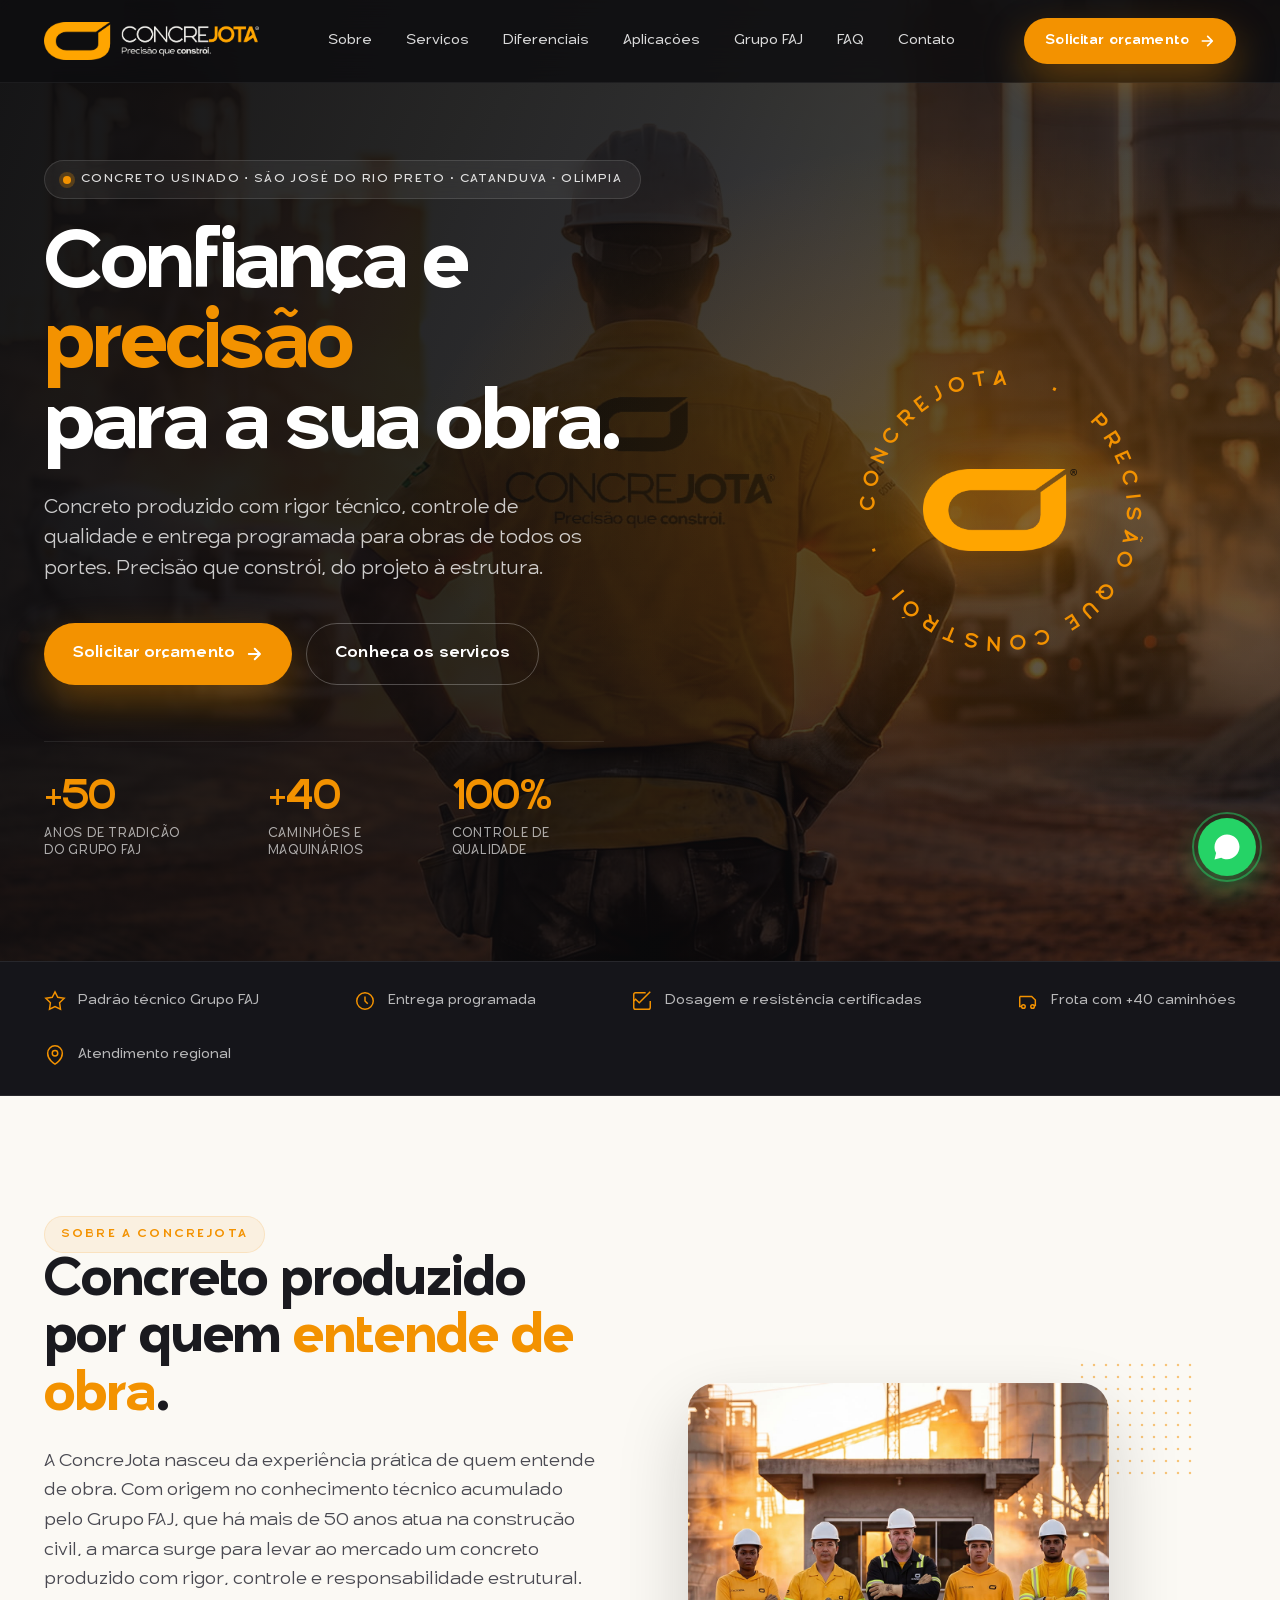
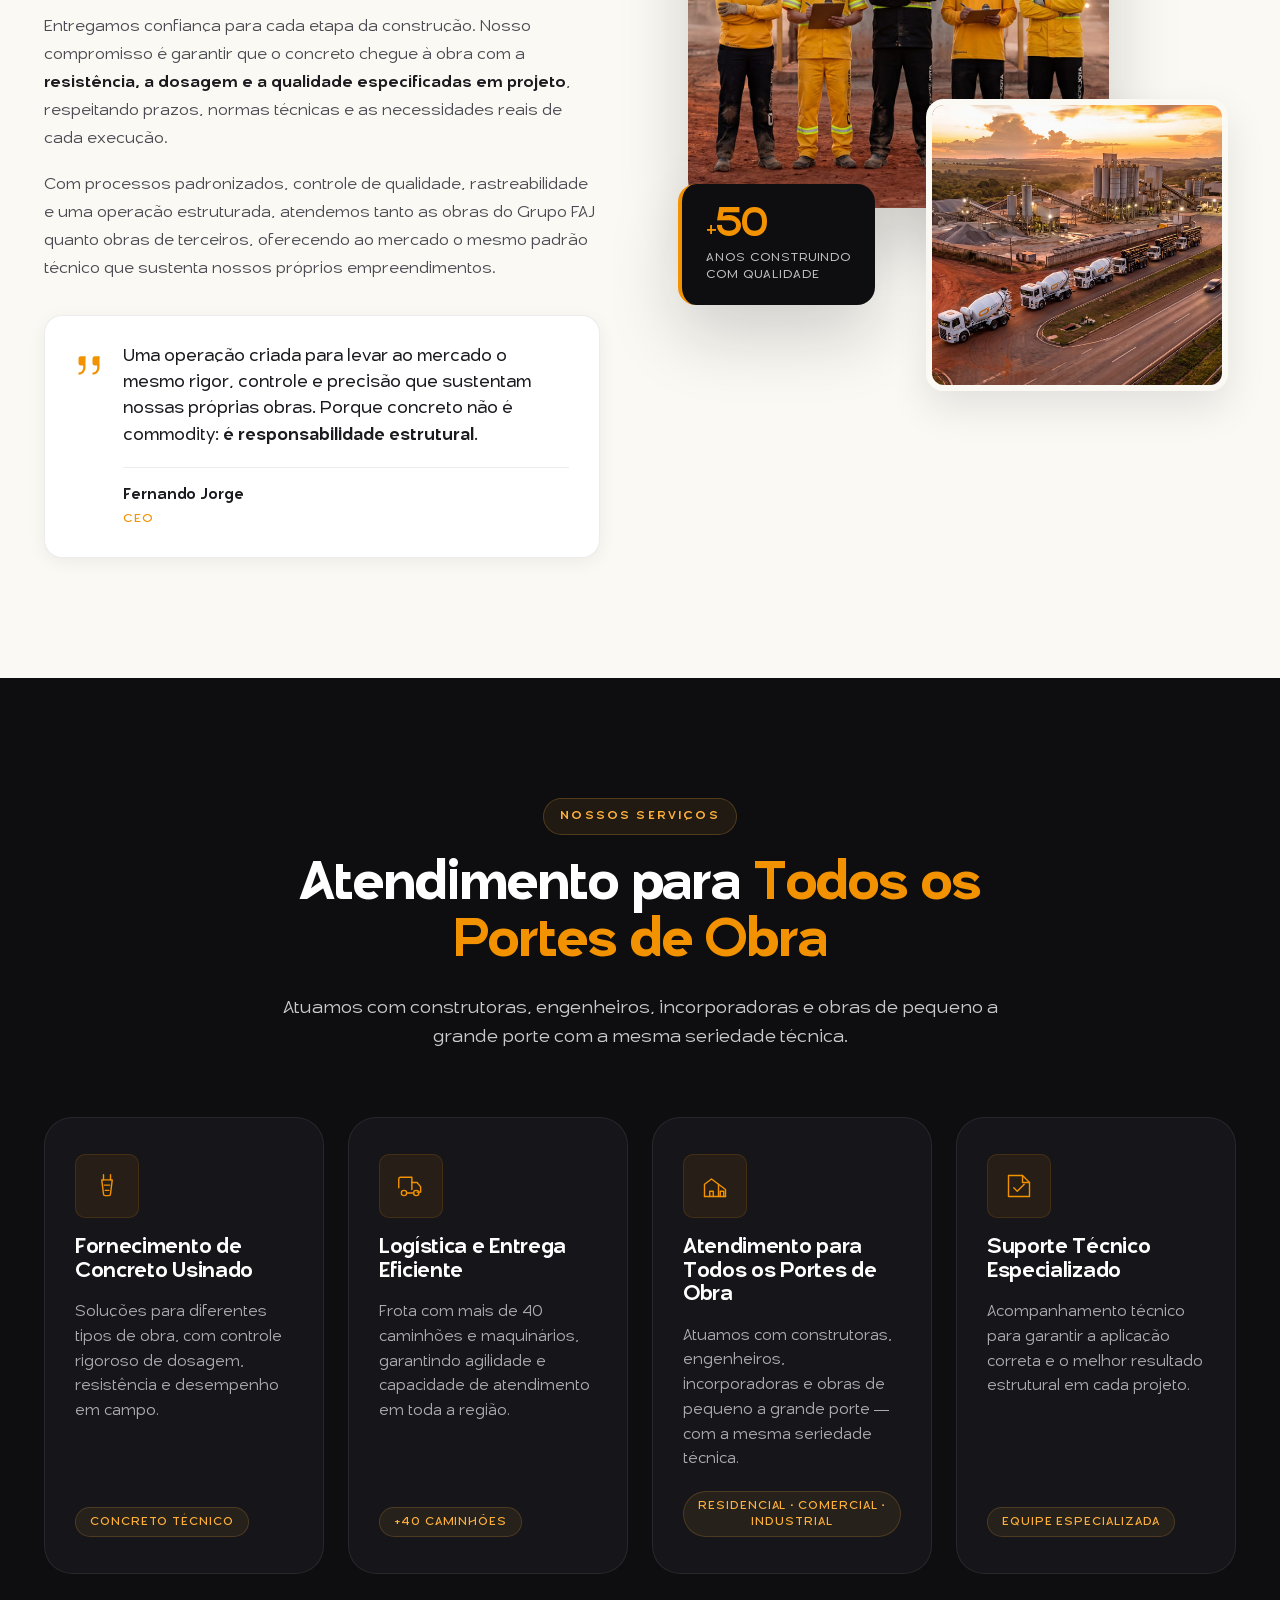
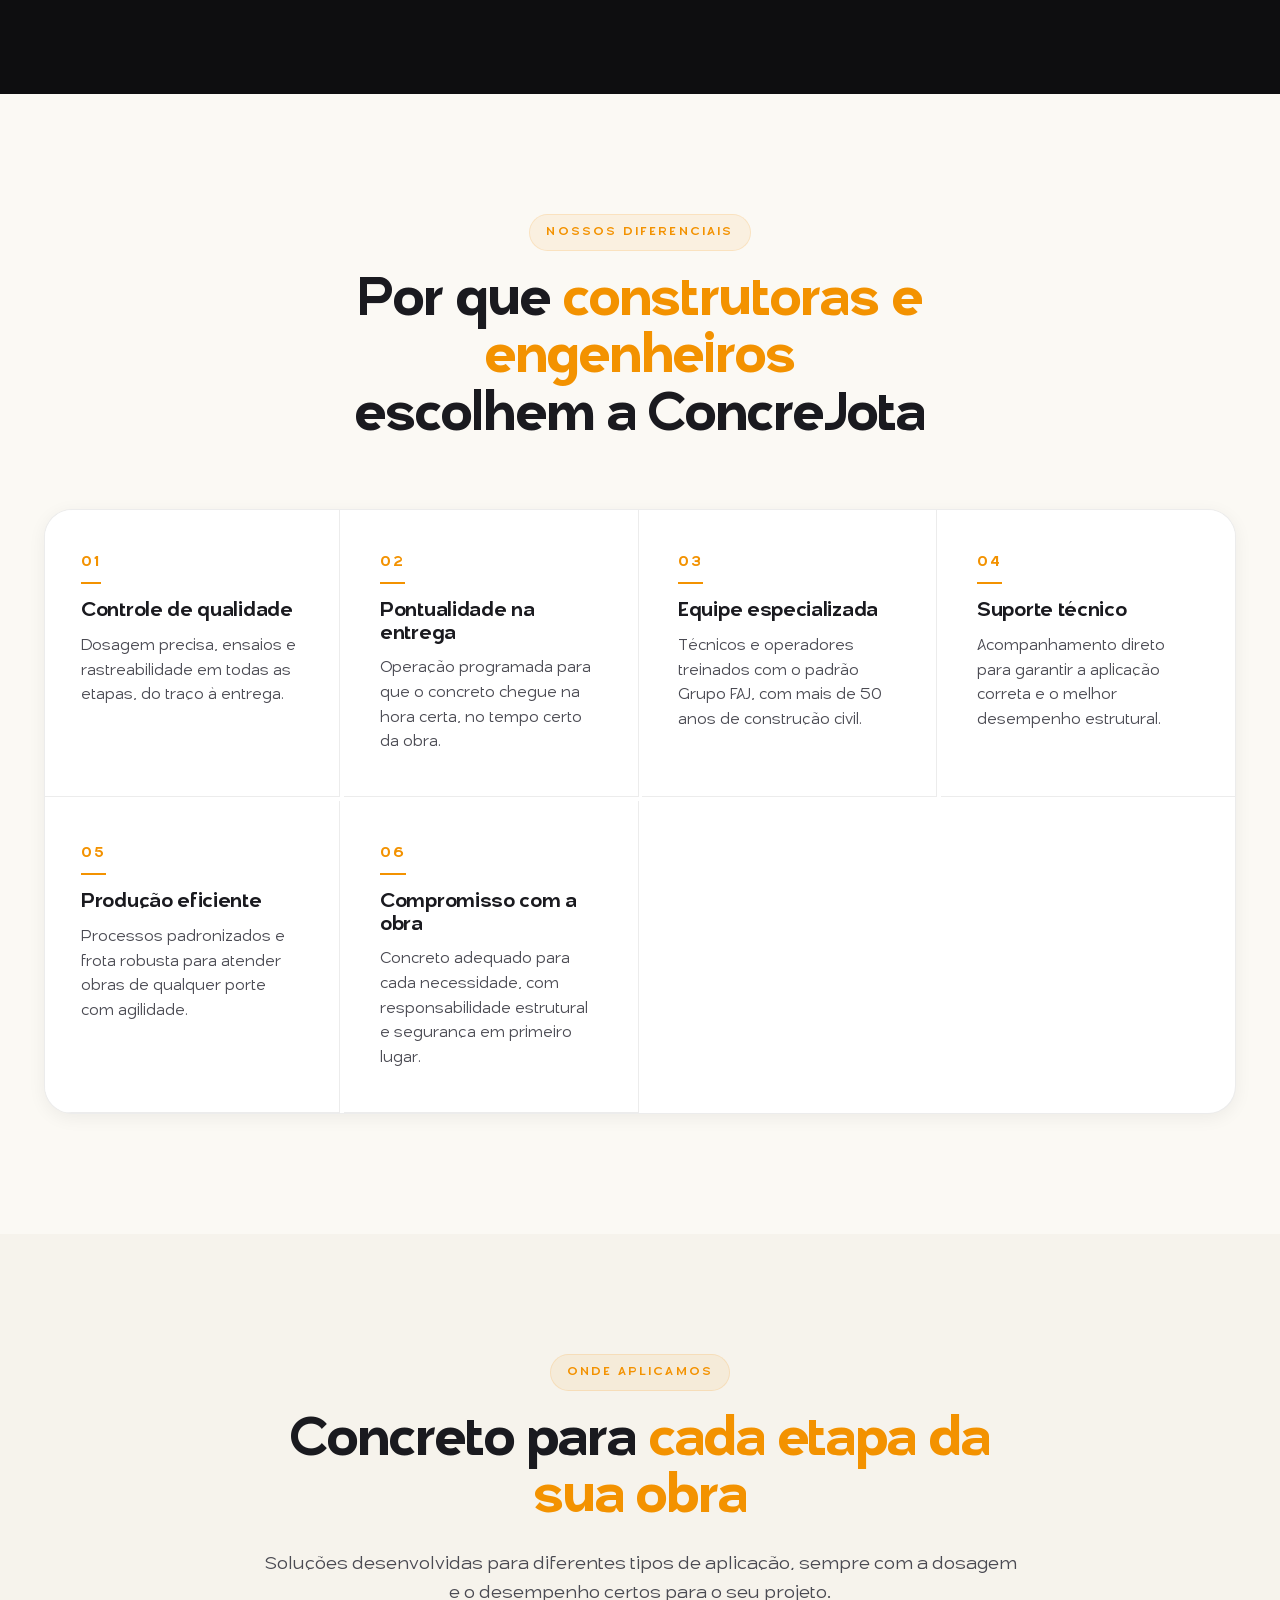
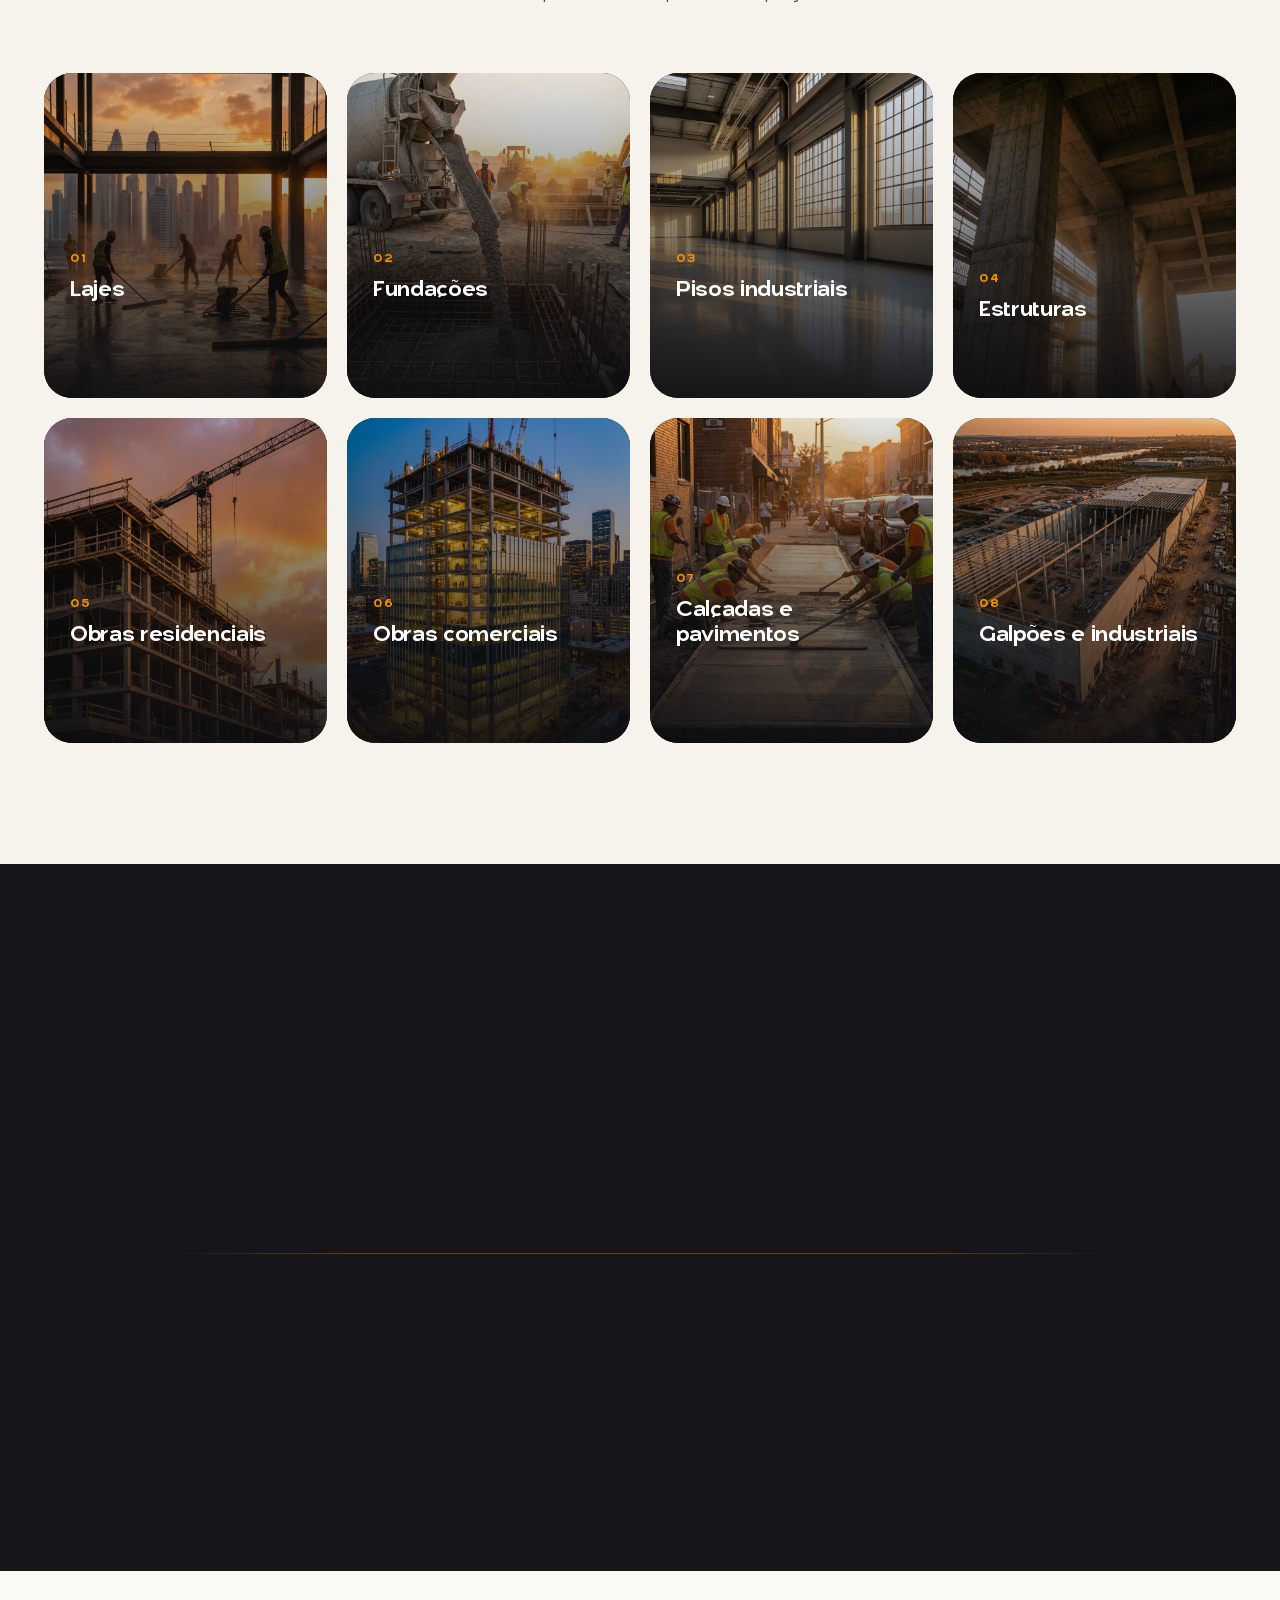
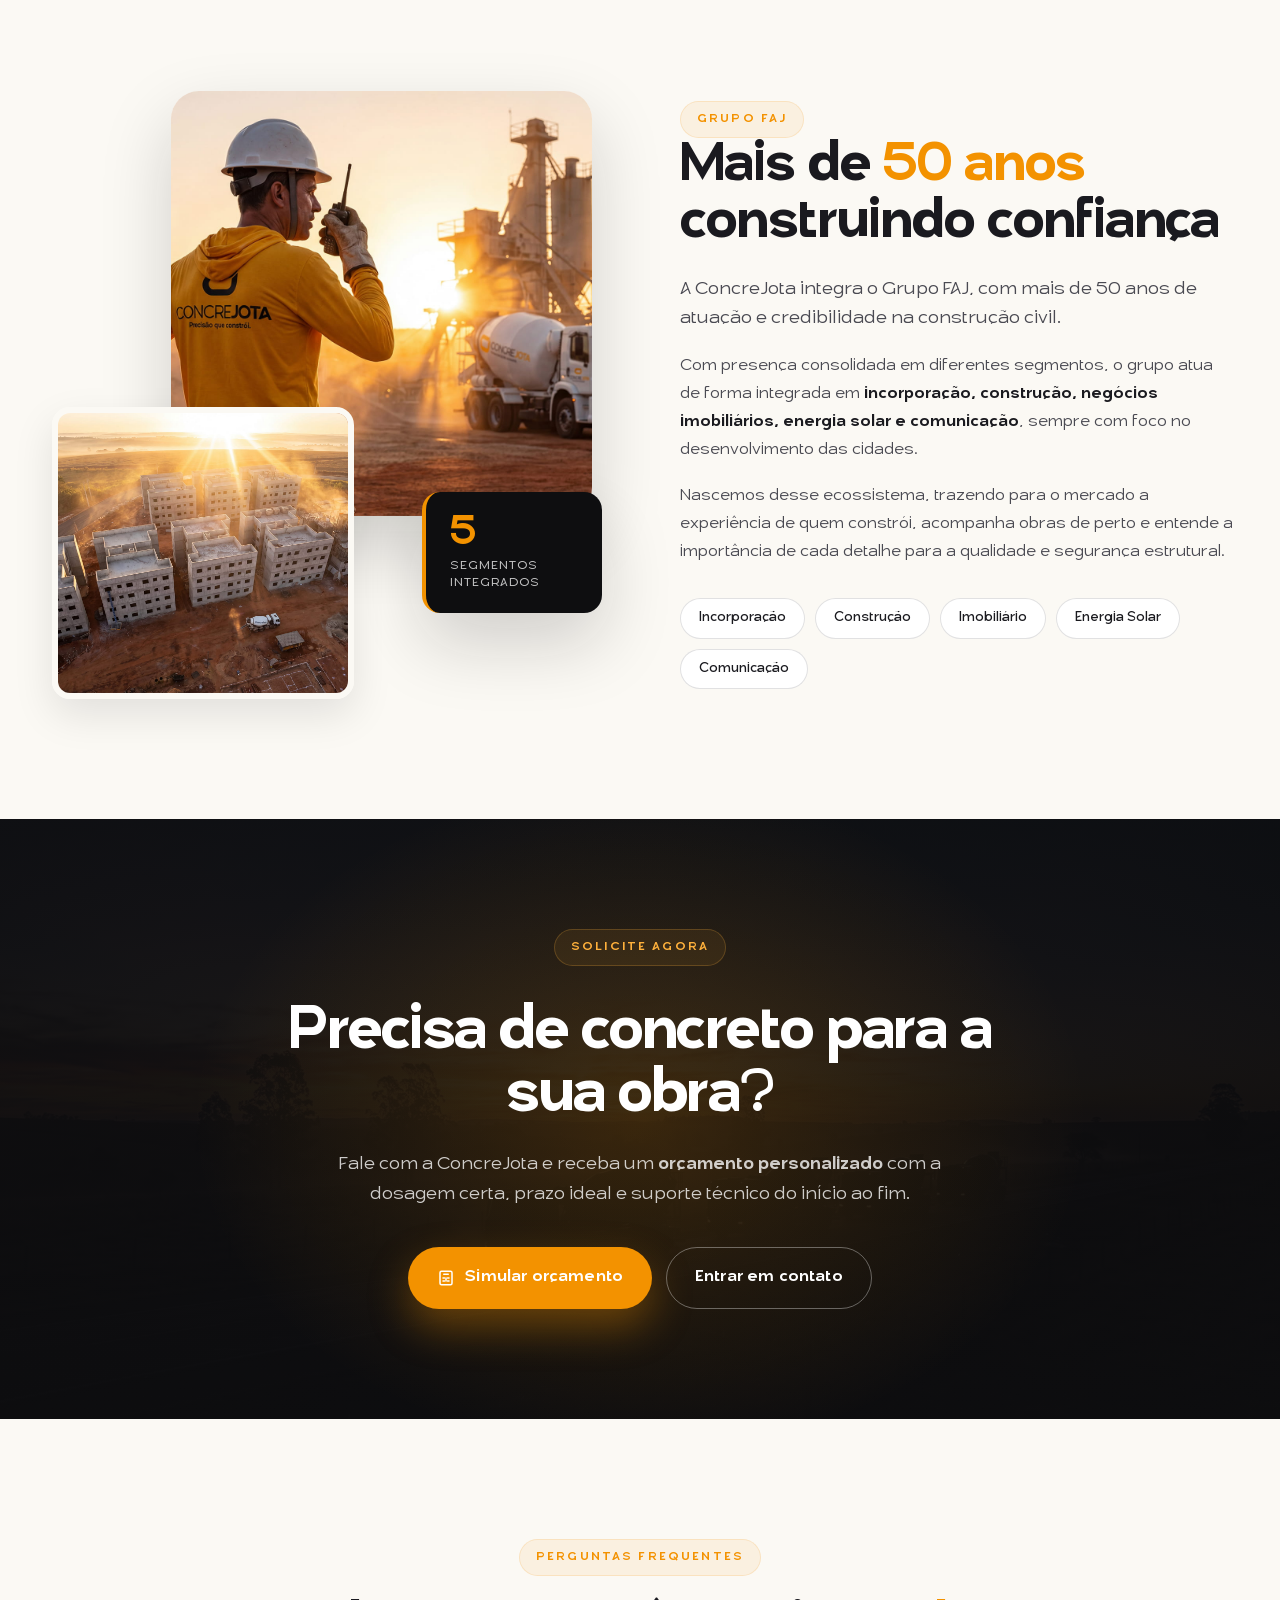
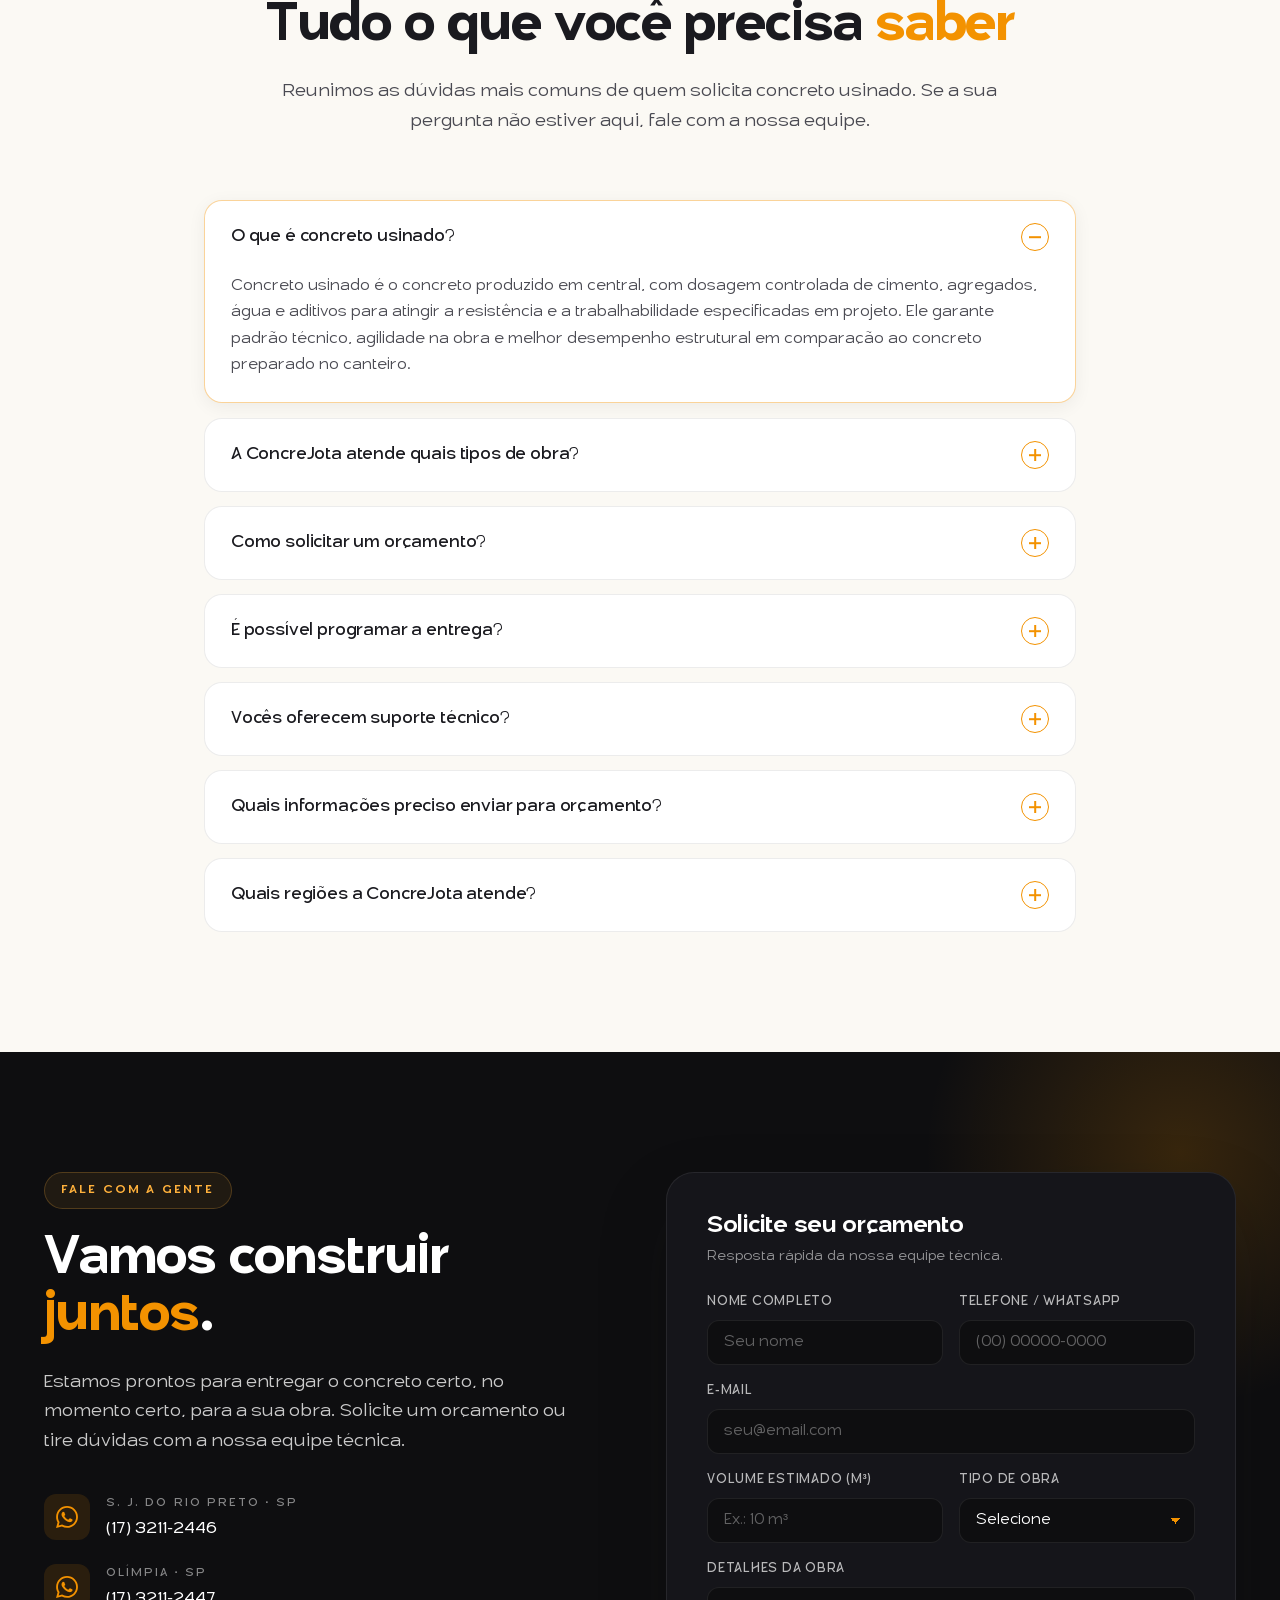
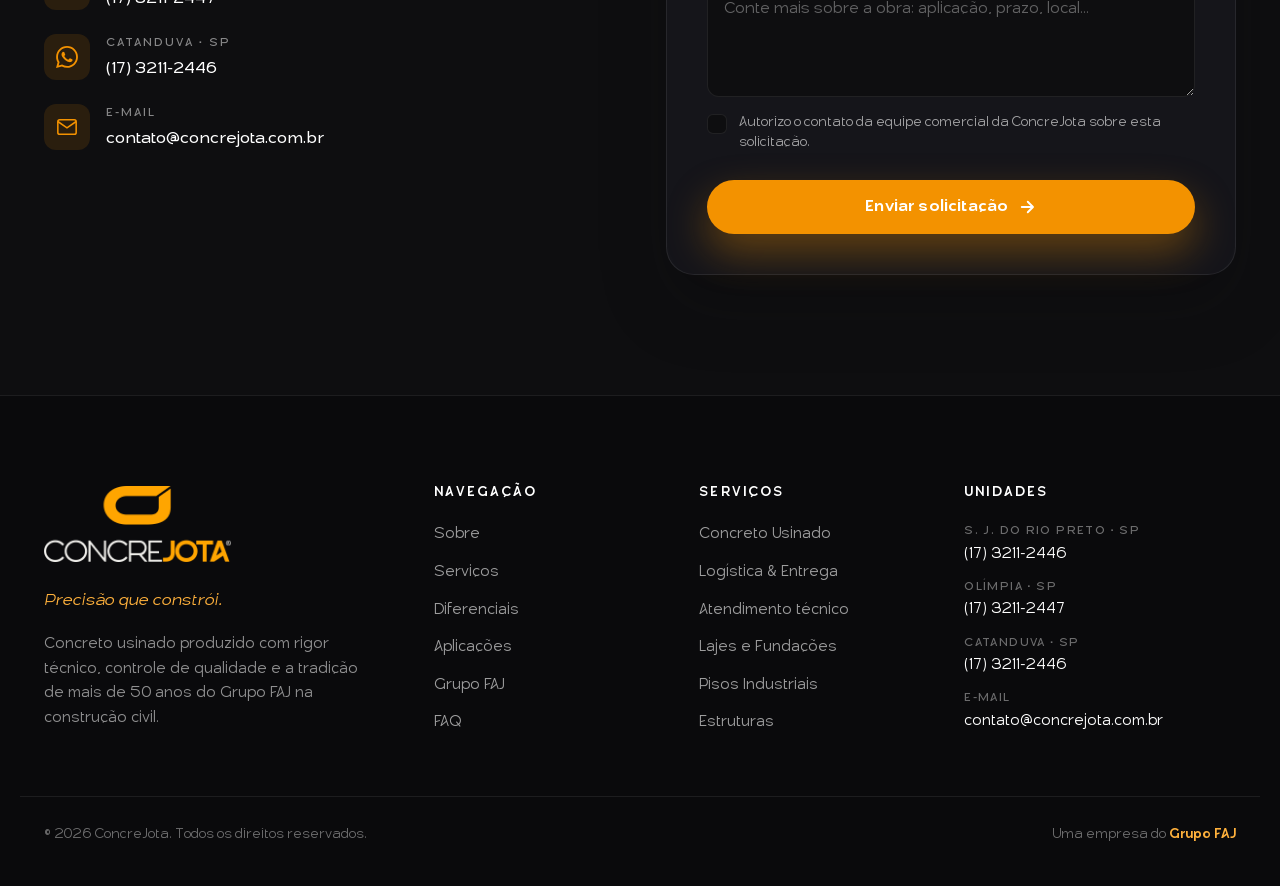
<file: index.html>
<!DOCTYPE html>
<html lang="pt-BR">
<head>
  <meta charset="UTF-8" />
  <meta name="viewport" content="width=device-width, initial-scale=1.0" />
  <meta name="theme-color" content="#0E0E10" />
  <meta name="description" content="ConcreJota — Concreto usinado com precisão, qualidade e entrega programada em São José do Rio Preto, Catanduva, Olímpia e região. Confiança e precisão para a sua obra." />

  <title>ConcreJota — Precisão que constrói</title>

  <link rel="icon" type="image/png" href="favicon.png" />
  <link rel="shortcut icon" type="image/png" href="favicon.png" />
  <link rel="apple-touch-icon" href="favicon.png" />
  <meta name="msapplication-TileColor" content="#0E0E10" />
  <meta name="msapplication-TileImage" content="favicon.png" />

  <!-- Open Graph (Facebook, WhatsApp, LinkedIn, Telegram) -->
  <meta property="og:type" content="website" />
  <meta property="og:site_name" content="ConcreJota" />
  <meta property="og:title" content="ConcreJota — Precisão que constrói" />
  <meta property="og:description" content="Concreto usinado com qualidade, eficiência logística e suporte técnico para obras em São José do Rio Preto, Catanduva, Olímpia e região. Uma empresa do Grupo FAJ." />
  <meta property="og:url" content="https://allisonmolinadev.github.io/concrejota/" />
  <meta property="og:image" content="https://allisonmolinadev.github.io/concrejota/og-image.jpg" />
  <meta property="og:image:width" content="1456" />
  <meta property="og:image:height" content="819" />
  <meta property="og:image:alt" content="Funcionário ConcreJota à frente da usina e frota de caminhões betoneira" />
  <meta property="og:locale" content="pt_BR" />

  <!-- Twitter Card -->
  <meta name="twitter:card" content="summary_large_image" />
  <meta name="twitter:title" content="ConcreJota — Precisão que constrói" />
  <meta name="twitter:description" content="Concreto usinado com qualidade, eficiência logística e suporte técnico. Uma empresa do Grupo FAJ." />
  <meta name="twitter:image" content="https://allisonmolinadev.github.io/concrejota/og-image.jpg" />
  <meta name="twitter:image:alt" content="ConcreJota — Precisão que constrói" />

  <link rel="stylesheet" href="fonts/stylesheet.css" />
  <link rel="stylesheet" href="css/styles.css" />
</head>
<body>

  <!-- ============ HEADER ============ -->
  <header class="site-header" id="siteHeader">
    <div class="container header-inner">
      <a href="#top" class="logo-link" aria-label="ConcreJota — início">
        <img src="assets/logo-concrejota-horizontal-com-slogan.png" alt="ConcreJota" class="logo-img" />
      </a>

      <nav class="nav-desktop" aria-label="Menu principal">
        <a href="#sobre">Sobre</a>
        <a href="#servicos">Serviços</a>
        <a href="#diferenciais">Diferenciais</a>
        <a href="#aplicacoes">Aplicações</a>
        <a href="#grupo-faj">Grupo FAJ</a>
        <a href="#faq">FAQ</a>
        <a href="#contato">Contato</a>
      </nav>

      <a href="#contato" class="btn btn-primary header-cta">
        <span>Solicitar orçamento</span>
        <svg width="16" height="16" viewBox="0 0 24 24" fill="none" stroke="currentColor" stroke-width="2.5" stroke-linecap="round" stroke-linejoin="round" aria-hidden="true">
          <path d="M5 12h14M13 5l7 7-7 7"/>
        </svg>
      </a>

      <button class="menu-toggle" id="menuToggle" aria-label="Abrir menu" aria-expanded="false">
        <span></span>
        <span></span>
        <span></span>
      </button>
    </div>

    <!-- Mobile drawer -->
    <div class="nav-mobile" id="navMobile" aria-hidden="true">
      <nav aria-label="Menu mobile">
        <a href="#sobre">Sobre</a>
        <a href="#servicos">Serviços</a>
        <a href="#diferenciais">Diferenciais</a>
        <a href="#aplicacoes">Aplicações</a>
        <a href="#grupo-faj">Grupo FAJ</a>
        <a href="#faq">FAQ</a>
        <a href="#contato">Contato</a>
        <a href="#contato" class="btn btn-primary nav-mobile-cta">Solicitar orçamento</a>
      </nav>
    </div>
  </header>

  <main id="top">

    <!-- ============ HERO ============ -->
    <section class="hero" aria-label="Apresentação">
      <div class="hero-media" aria-hidden="true">
        <img src="img/7.jpg" alt="" />
        <div class="hero-overlay"></div>
      </div>

      <div class="container hero-content">
        <div class="hero-text">
          <span class="eyebrow">
            <span class="eyebrow-dot"></span>
            Concreto Usinado · São José do Rio Preto · Catanduva · Olímpia
          </span>

          <h1 class="hero-title">
            Confiança e <span class="text-accent">precisão</span><br />
            para a sua obra.
          </h1>

          <p class="hero-subtitle">
            Concreto produzido com rigor técnico, controle de qualidade e
            entrega programada para obras de todos os portes. Precisão que constrói,
            do projeto à estrutura.
          </p>

          <div class="hero-ctas">
            <a href="#contato" class="btn btn-primary btn-lg">
              <span>Solicitar orçamento</span>
              <svg width="18" height="18" viewBox="0 0 24 24" fill="none" stroke="currentColor" stroke-width="2.5" stroke-linecap="round" stroke-linejoin="round" aria-hidden="true">
                <path d="M5 12h14M13 5l7 7-7 7"/>
              </svg>
            </a>
            <a href="#servicos" class="btn btn-ghost btn-lg">
              Conheça os serviços
            </a>
          </div>

          <div class="hero-stats">
            <div class="stat">
              <span class="stat-num">+50</span>
              <span class="stat-label">anos de tradição<br/>do Grupo FAJ</span>
            </div>
            <div class="stat">
              <span class="stat-num">+40</span>
              <span class="stat-label">caminhões e<br/>maquinários</span>
            </div>
            <div class="stat">
              <span class="stat-num">100%</span>
              <span class="stat-label">controle de<br/>qualidade</span>
            </div>
          </div>
        </div>

        <div class="hero-badge" aria-hidden="true">
          <div class="badge-circle">
            <svg viewBox="0 0 200 200">
              <defs>
                <path id="circlePath" d="M 100, 100 m -82, 0 a 82,82 0 1,1 164,0 a 82,82 0 1,1 -164,0" />
              </defs>
              <text class="badge-text" xml:space="preserve">
                <textPath href="#circlePath" startOffset="0" textLength="515" lengthAdjust="spacing">CONCREJOTA   ·   PRECISÃO QUE CONSTRÓI   ·   </textPath>
              </text>
            </svg>
            <div class="badge-center">
              <img src="assets/icone-concrejota-laranja.png" alt="" />
            </div>
          </div>
        </div>
      </div>

    </section>

    <!-- ============ TRUST BAR ============ -->
    <section class="trustbar" aria-label="Selos de confiança">
      <div class="container trustbar-inner">
        <div class="trust-item">
          <svg viewBox="0 0 24 24" fill="none" stroke="currentColor" stroke-width="1.6"><path d="M12 2l3 6 7 1-5 5 1 7-6-3-6 3 1-7-5-5 7-1z"/></svg>
          <span>Padrão técnico Grupo FAJ</span>
        </div>
        <div class="trust-item">
          <svg viewBox="0 0 24 24" fill="none" stroke="currentColor" stroke-width="1.6"><circle cx="12" cy="12" r="9"/><path d="M12 7v5l3 3"/></svg>
          <span>Entrega programada</span>
        </div>
        <div class="trust-item">
          <svg viewBox="0 0 24 24" fill="none" stroke="currentColor" stroke-width="1.6"><path d="M3 12l2-2 4 4 12-12"/><path d="M21 12v7a2 2 0 0 1-2 2H5a2 2 0 0 1-2-2V5a2 2 0 0 1 2-2h11"/></svg>
          <span>Dosagem e resistência certificadas</span>
        </div>
        <div class="trust-item">
          <svg viewBox="0 0 24 24" fill="none" stroke="currentColor" stroke-width="1.6"><path d="M3 7h13l4 4v6h-2"/><circle cx="7" cy="18" r="2"/><circle cx="17" cy="18" r="2"/><path d="M3 7v11h2"/></svg>
          <span>Frota com +40 caminhões</span>
        </div>
        <div class="trust-item">
          <svg viewBox="0 0 24 24" fill="none" stroke="currentColor" stroke-width="1.6"><path d="M12 22s-8-4.5-8-12a8 8 0 1 1 16 0c0 7.5-8 12-8 12z"/><circle cx="12" cy="10" r="3"/></svg>
          <span>Atendimento regional</span>
        </div>
      </div>
    </section>

    <!-- ============ SOBRE ============ -->
    <section class="section section-light" id="sobre">
      <div class="container two-col">
        <div class="col-text reveal">
          <span class="section-eyebrow">Sobre a ConcreJota</span>
          <h2 class="section-title">
            Concreto produzido por quem <span class="text-accent">entende de obra</span>.
          </h2>
          <p class="section-lead">
            A ConcreJota nasceu da experiência prática de quem entende de obra.
            Com origem no conhecimento técnico acumulado pelo Grupo FAJ, que há
            mais de 50 anos atua na construção civil, a marca surge para levar
            ao mercado um concreto produzido com rigor, controle e
            responsabilidade estrutural.
          </p>

          <p class="section-text">
            Entregamos confiança para cada etapa da construção. Nosso compromisso
            é garantir que o concreto chegue à obra com a <strong>resistência, a
            dosagem e a qualidade especificadas em projeto</strong>, respeitando
            prazos, normas técnicas e as necessidades reais de cada execução.
          </p>

          <p class="section-text">
            Com processos padronizados, controle de qualidade, rastreabilidade
            e uma operação estruturada, atendemos tanto as obras do Grupo FAJ
            quanto obras de terceiros, oferecendo ao mercado o mesmo padrão
            técnico que sustenta nossos próprios empreendimentos.
          </p>

          <div class="quote-block">
            <svg class="quote-mark" viewBox="0 0 24 24" fill="currentColor" aria-hidden="true">
              <path d="M9 7H5a2 2 0 0 0-2 2v4a2 2 0 0 0 2 2h2v2a4 4 0 0 1-4 4v2a6 6 0 0 0 6-6V9a2 2 0 0 0 0-2zm12 0h-4a2 2 0 0 0-2 2v4a2 2 0 0 0 2 2h2v2a4 4 0 0 1-4 4v2a6 6 0 0 0 6-6V9a2 2 0 0 0 0-2z"/>
            </svg>
            <div class="quote-body">
              <p>
                Uma operação criada para levar ao mercado o mesmo rigor, controle
                e precisão que sustentam nossas próprias obras. Porque concreto
                não é commodity: <strong>é responsabilidade estrutural</strong>.
              </p>
              <footer class="quote-author">
                <span class="quote-author-name">Fernando Jorge</span>
                <span class="quote-author-role">CEO</span>
              </footer>
            </div>
          </div>
        </div>

        <div class="col-media reveal">
          <div class="img-stack">
            <div class="img-main">
              <img src="img/27.jpg" alt="Equipe ConcreJota — especialistas em concreto usinado" />
            </div>
            <div class="img-secondary">
              <img src="img/18.jpg" alt="Vista aérea da usina ConcreJota com toda a frota" />
            </div>
            <div class="floating-card">
              <span class="floating-card-num"><small>+</small>50</span>
              <span class="floating-card-label">anos construindo<br/>com qualidade</span>
            </div>
            <div class="img-pattern" aria-hidden="true"></div>
          </div>
        </div>
      </div>
    </section>

    <!-- ============ SERVIÇOS ============ -->
    <section class="section section-dark" id="servicos">
      <div class="container">
        <div class="section-head reveal">
          <span class="section-eyebrow on-dark">Nossos Serviços</span>
          <h2 class="section-title on-dark">
            Atendimento para <span class="text-accent">Todos os Portes de Obra</span>
          </h2>
          <p class="section-lead on-dark">
            Atuamos com construtoras, engenheiros, incorporadoras e obras de
            pequeno a grande porte com a mesma seriedade técnica.
          </p>
        </div>

        <div class="cards-grid services-grid">
          <article class="service-card reveal">
            <div class="service-icon">
              <svg viewBox="0 0 32 32" fill="none" stroke="currentColor" stroke-width="1.6" stroke-linecap="round" stroke-linejoin="round" aria-hidden="true">
                <path d="M12 3v6"/>
                <path d="M20 3v6"/>
                <path d="M10 9h12l-2 16a2 2 0 0 1-2 2h-4a2 2 0 0 1-2-2L10 9z"/>
                <path d="M13 15h6"/>
                <path d="M14 21h4"/>
              </svg>
            </div>
            <h3 class="service-title">Fornecimento de Concreto Usinado</h3>
            <p class="service-text">
              Soluções para diferentes tipos de obra, com controle rigoroso de
              dosagem, resistência e desempenho em campo.
            </p>
            <span class="service-tag">Concreto técnico</span>
          </article>

          <article class="service-card reveal">
            <div class="service-icon">
              <svg viewBox="0 0 32 32" fill="none" stroke="currentColor" stroke-width="1.6" stroke-linecap="round" stroke-linejoin="round" aria-hidden="true">
                <path d="M2 18V8a2 2 0 0 1 2-2h13v14"/>
                <path d="M17 12h6l4 5v6h-4"/>
                <circle cx="8" cy="24" r="3"/>
                <circle cx="22" cy="24" r="3"/>
                <path d="M11 24h8"/>
              </svg>
            </div>
            <h3 class="service-title">Logística e Entrega Eficiente</h3>
            <p class="service-text">
              Frota com mais de 40 caminhões e maquinários, garantindo agilidade
              e capacidade de atendimento em toda a região.
            </p>
            <span class="service-tag">+40 caminhões</span>
          </article>

          <article class="service-card reveal">
            <div class="service-icon">
              <svg viewBox="0 0 32 32" fill="none" stroke="currentColor" stroke-width="1.6" stroke-linecap="round" stroke-linejoin="round" aria-hidden="true">
                <path d="M4 28V14l8-6 8 6v14"/>
                <path d="M20 14l8 6v8"/>
                <path d="M4 28h24"/>
                <path d="M10 28v-6h4v6"/>
                <path d="M22 28v-6h4v6"/>
              </svg>
            </div>
            <h3 class="service-title">Atendimento para Todos os Portes de Obra</h3>
            <p class="service-text">
              Atuamos com construtoras, engenheiros, incorporadoras e obras de
              pequeno a grande porte — com a mesma seriedade técnica.
            </p>
            <span class="service-tag">Residencial · Comercial · Industrial</span>
          </article>

          <article class="service-card reveal">
            <div class="service-icon">
              <svg viewBox="0 0 32 32" fill="none" stroke="currentColor" stroke-width="1.6" stroke-linecap="round" stroke-linejoin="round" aria-hidden="true">
                <path d="M4 4h16l8 8v16H4z"/>
                <path d="M20 4v8h8"/>
                <path d="M10 18l4 4 8-8"/>
              </svg>
            </div>
            <h3 class="service-title">Suporte Técnico Especializado</h3>
            <p class="service-text">
              Acompanhamento técnico para garantir a aplicação correta e o melhor
              resultado estrutural em cada projeto.
            </p>
            <span class="service-tag">Equipe especializada</span>
          </article>
        </div>
      </div>
    </section>

    <!-- ============ DIFERENCIAIS ============ -->
    <section class="section section-light" id="diferenciais">
      <div class="container">
        <div class="section-head reveal">
          <span class="section-eyebrow">Nossos Diferenciais</span>
          <h2 class="section-title">
            Por que <span class="text-accent">construtoras e engenheiros</span><br/>
            escolhem a ConcreJota
          </h2>
        </div>

        <div class="diff-grid">
          <div class="diff-item reveal">
            <span class="diff-num">01</span>
            <h3>Controle de qualidade</h3>
            <p>Dosagem precisa, ensaios e rastreabilidade em todas as etapas, do traço à entrega.</p>
          </div>
          <div class="diff-item reveal">
            <span class="diff-num">02</span>
            <h3>Pontualidade na entrega</h3>
            <p>Operação programada para que o concreto chegue na hora certa, no tempo certo da obra.</p>
          </div>
          <div class="diff-item reveal">
            <span class="diff-num">03</span>
            <h3>Equipe especializada</h3>
            <p>Técnicos e operadores treinados com o padrão Grupo FAJ, com mais de 50 anos de construção civil.</p>
          </div>
          <div class="diff-item reveal">
            <span class="diff-num">04</span>
            <h3>Suporte técnico</h3>
            <p>Acompanhamento direto para garantir a aplicação correta e o melhor desempenho estrutural.</p>
          </div>
          <div class="diff-item reveal">
            <span class="diff-num">05</span>
            <h3>Produção eficiente</h3>
            <p>Processos padronizados e frota robusta para atender obras de qualquer porte com agilidade.</p>
          </div>
          <div class="diff-item reveal">
            <span class="diff-num">06</span>
            <h3>Compromisso com a obra</h3>
            <p>Concreto adequado para cada necessidade, com responsabilidade estrutural e segurança em primeiro lugar.</p>
          </div>
        </div>
      </div>
    </section>

    <!-- ============ APLICAÇÕES ============ -->
    <section class="section section-applications" id="aplicacoes">
      <div class="container">
        <div class="section-head reveal">
          <span class="section-eyebrow">Onde aplicamos</span>
          <h2 class="section-title">
            Concreto para <span class="text-accent">cada etapa da sua obra</span>
          </h2>
          <p class="section-lead">
            Soluções desenvolvidas para diferentes tipos de aplicação, sempre com
            a dosagem e o desempenho certos para o seu projeto.
          </p>
        </div>

        <div class="apps-grid">
          <a href="#contato" class="app-card reveal">
            <img class="app-img" src="img/app-lajes.png" alt="Concretagem de laje" />
            <div class="app-overlay"></div>
            <div class="app-content">
              <span class="app-tag">01</span>
              <h3>Lajes</h3>
              <p>Concreto com resistência calculada para cada nível estrutural.</p>
            </div>
          </a>

          <a href="#contato" class="app-card reveal">
            <img class="app-img" src="img/app-fundacoes.png" alt="Concreto sendo despejado em fundação" />
            <div class="app-overlay"></div>
            <div class="app-content">
              <span class="app-tag">02</span>
              <h3>Fundações</h3>
              <p>Base sólida e segura para sustentar todo o empreendimento.</p>
            </div>
          </a>

          <a href="#contato" class="app-card reveal">
            <img class="app-img" src="img/app-pisos.png" alt="Piso industrial em galpão" />
            <div class="app-overlay"></div>
            <div class="app-content">
              <span class="app-tag">03</span>
              <h3>Pisos industriais</h3>
              <p>Alta resistência mecânica para galpões, indústrias e armazéns.</p>
            </div>
          </a>

          <a href="#contato" class="app-card reveal">
            <img class="app-img" src="img/app-estruturas.png" alt="Pilares de concreto armado" />
            <div class="app-overlay"></div>
            <div class="app-content">
              <span class="app-tag">04</span>
              <h3>Estruturas</h3>
              <p>Pilares, vigas e estruturas com qualidade certificada.</p>
            </div>
          </a>

          <a href="#contato" class="app-card reveal">
            <img class="app-img" src="img/app-residencial.png" alt="Edifício residencial em construção" />
            <div class="app-overlay"></div>
            <div class="app-content">
              <span class="app-tag">05</span>
              <h3>Obras residenciais</h3>
              <p>Concreto sob medida para construções de pequeno e médio porte.</p>
            </div>
          </a>

          <a href="#contato" class="app-card reveal">
            <img class="app-img" src="img/app-comercial.png" alt="Edifício comercial em construção" />
            <div class="app-overlay"></div>
            <div class="app-content">
              <span class="app-tag">06</span>
              <h3>Obras comerciais</h3>
              <p>Soluções para edifícios, lojas e empreendimentos comerciais.</p>
            </div>
          </a>

          <a href="#contato" class="app-card reveal">
            <img class="app-img" src="img/app-calcadas.png" alt="Aplicação de calçada de concreto" />
            <div class="app-overlay"></div>
            <div class="app-content">
              <span class="app-tag">07</span>
              <h3>Calçadas e pavimentos</h3>
              <p>Concreto durável para áreas externas e pavimentação urbana.</p>
            </div>
          </a>

          <a href="#contato" class="app-card reveal">
            <img class="app-img" src="img/app-galpoes.png" alt="Galpão industrial em construção" />
            <div class="app-overlay"></div>
            <div class="app-content">
              <span class="app-tag">08</span>
              <h3>Galpões e industriais</h3>
              <p>Capacidade para grandes volumes com entrega contínua programada.</p>
            </div>
          </a>
        </div>
      </div>
    </section>

    <!-- ============ PROCESSO ============ -->
    <section class="section section-process" id="processo">
      <div class="container">
        <div class="section-head reveal">
          <span class="section-eyebrow on-dark">Como funciona</span>
          <h2 class="section-title on-dark">
            Da solicitação à obra,<br/>
            em <span class="text-accent">5 passos</span>
          </h2>
        </div>

        <div class="process-grid">
          <div class="process-step reveal">
            <span class="process-num">01</span>
            <h3>Solicite o orçamento</h3>
            <p>Entre em contato pelo WhatsApp, telefone ou formulário e nossa equipe inicia o atendimento.</p>
          </div>
          <div class="process-step reveal">
            <span class="process-num">02</span>
            <h3>Informe os dados da obra</h3>
            <p>Tipo de aplicação, volume, prazo e local. Quanto mais detalhes, mais preciso o orçamento.</p>
          </div>
          <div class="process-step reveal">
            <span class="process-num">03</span>
            <h3>Receba orientação técnica</h3>
            <p>Indicamos a dosagem ideal e tiramos as dúvidas para garantir o melhor desempenho.</p>
          </div>
          <div class="process-step reveal">
            <span class="process-num">04</span>
            <h3>Programe a entrega</h3>
            <p>Definimos data, horário e logística para que o concreto chegue exatamente quando você precisa.</p>
          </div>
          <div class="process-step reveal">
            <span class="process-num">05</span>
            <h3>Receba na obra</h3>
            <p>Concreto entregue com a resistência e a dosagem especificadas, pronto para aplicação.</p>
          </div>
        </div>
      </div>
    </section>

    <!-- ============ GRUPO FAJ ============ -->
    <section class="section section-light" id="grupo-faj">
      <div class="container two-col reverse">
        <div class="col-media reveal">
          <div class="img-stack alt">
            <div class="img-main">
              <img src="img/24.jpg" alt="Operador ConcreJota com rádio à frente da usina" />
            </div>
            <div class="img-secondary">
              <img src="img/29.jpg" alt="Empreendimento Grupo FAJ em obra com caminhão ConcreJota" />
            </div>
            <div class="floating-card alt">
              <span class="floating-card-num">5</span>
              <span class="floating-card-label">segmentos<br/>integrados</span>
            </div>
          </div>
        </div>

        <div class="col-text reveal">
          <span class="section-eyebrow">Grupo FAJ</span>
          <h2 class="section-title">
            Mais de <span class="text-accent">50 anos</span> construindo confiança
          </h2>
          <p class="section-lead">
            A ConcreJota integra o Grupo FAJ, com mais de 50 anos de atuação e
            credibilidade na construção civil.
          </p>
          <p class="section-text">
            Com presença consolidada em diferentes segmentos, o grupo atua de
            forma integrada em <strong>incorporação, construção, negócios
            imobiliários, energia solar e comunicação</strong>, sempre com foco
            no desenvolvimento das cidades.
          </p>
          <p class="section-text">
            Nascemos desse ecossistema, trazendo para o mercado a experiência de
            quem constrói, acompanha obras de perto e entende a importância de
            cada detalhe para a qualidade e segurança estrutural.
          </p>

          <div class="faj-segments">
            <span class="faj-chip">Incorporação</span>
            <span class="faj-chip">Construção</span>
            <span class="faj-chip">Imobiliário</span>
            <span class="faj-chip">Energia Solar</span>
            <span class="faj-chip">Comunicação</span>
          </div>
        </div>
      </div>
    </section>

    <!-- ============ CTA COMERCIAL ============ -->
    <section class="section cta-banner" aria-label="Chamada para contato">
      <div class="cta-bg" aria-hidden="true">
        <img src="img/32.jpg" alt="" />
        <div class="cta-overlay"></div>
      </div>
      <div class="container cta-content reveal">
        <span class="section-eyebrow on-dark">Solicite agora</span>
        <h2 class="cta-title">
          Precisa de concreto para a sua obra?
        </h2>
        <p class="cta-subtitle">
          Fale com a ConcreJota e receba um <strong>orçamento personalizado</strong>
          com a dosagem certa, prazo ideal e suporte técnico do início ao fim.
        </p>
        <div class="cta-actions">
          <a href="#contato" class="btn btn-primary btn-lg">
            <svg width="18" height="18" viewBox="0 0 24 24" fill="none" stroke="currentColor" stroke-width="2" stroke-linecap="round" stroke-linejoin="round" aria-hidden="true">
              <rect x="4" y="3" width="16" height="18" rx="2"/>
              <path d="M9 7h6"/>
              <path d="M8 12h2"/>
              <path d="M14 12h2"/>
              <path d="M8 16h2"/>
              <path d="M14 16h2"/>
              <path d="M12 12v4"/>
            </svg>
            <span>Simular orçamento</span>
          </a>
          <a href="#contato" class="btn btn-outline-light btn-lg">
            Entrar em contato
          </a>
        </div>
      </div>
    </section>

    <!-- ============ FAQ ============ -->
    <section class="section section-light" id="faq">
      <div class="container faq-wrap">
        <div class="section-head reveal">
          <span class="section-eyebrow">Perguntas frequentes</span>
          <h2 class="section-title">
            Tudo o que você precisa <span class="text-accent">saber</span>
          </h2>
          <p class="section-lead">
            Reunimos as dúvidas mais comuns de quem solicita concreto usinado.
            Se a sua pergunta não estiver aqui, fale com a nossa equipe.
          </p>
        </div>

        <div class="faq-list">
          <details class="faq-item reveal" open>
            <summary>
              <span>O que é concreto usinado?</span>
              <span class="faq-icon" aria-hidden="true"></span>
            </summary>
            <div class="faq-answer">
              <p>
                Concreto usinado é o concreto produzido em central, com dosagem
                controlada de cimento, agregados, água e aditivos para atingir
                a resistência e a trabalhabilidade especificadas em projeto. Ele
                garante padrão técnico, agilidade na obra e melhor desempenho
                estrutural em comparação ao concreto preparado no canteiro.
              </p>
            </div>
          </details>

          <details class="faq-item reveal">
            <summary>
              <span>A ConcreJota atende quais tipos de obra?</span>
              <span class="faq-icon" aria-hidden="true"></span>
            </summary>
            <div class="faq-answer">
              <p>
                Atendemos obras residenciais, comerciais e industriais, de
                pequeno a grande porte. Trabalhamos com construtoras,
                incorporadoras, engenheiros e clientes finais que precisam de
                concreto com responsabilidade técnica.
              </p>
            </div>
          </details>

          <details class="faq-item reveal">
            <summary>
              <span>Como solicitar um orçamento?</span>
              <span class="faq-icon" aria-hidden="true"></span>
            </summary>
            <div class="faq-answer">
              <p>
                Basta entrar em contato pelo WhatsApp, telefone ou pelo
                formulário no final desta página. Quanto mais informações sobre
                a obra você puder fornecer (tipo de aplicação, volume, prazo e
                local), mais preciso será o orçamento.
              </p>
            </div>
          </details>

          <details class="faq-item reveal">
            <summary>
              <span>É possível programar a entrega?</span>
              <span class="faq-icon" aria-hidden="true"></span>
            </summary>
            <div class="faq-answer">
              <p>
                Sim. Nossa frota com mais de 40 caminhões e maquinários permite
                programar entregas com data e horário definidos, garantindo
                continuidade da concretagem e respeito ao cronograma da obra.
              </p>
            </div>
          </details>

          <details class="faq-item reveal">
            <summary>
              <span>Vocês oferecem suporte técnico?</span>
              <span class="faq-icon" aria-hidden="true"></span>
            </summary>
            <div class="faq-answer">
              <p>
                Sim. Oferecemos acompanhamento técnico especializado para
                indicar a dosagem ideal, esclarecer dúvidas e garantir a
                aplicação correta, buscando sempre o melhor resultado
                estrutural em cada projeto.
              </p>
            </div>
          </details>

          <details class="faq-item reveal">
            <summary>
              <span>Quais informações preciso enviar para orçamento?</span>
              <span class="faq-icon" aria-hidden="true"></span>
            </summary>
            <div class="faq-answer">
              <p>
                Para um orçamento preciso, informe: volume de concreto (em m³),
                tipo de aplicação (laje, fundação, piso etc.), resistência
                desejada (FCK), data e horário previstos para concretagem e
                endereço da obra. Se já tiver memorial descritivo ou projeto,
                envie junto.
              </p>
            </div>
          </details>

          <details class="faq-item reveal">
            <summary>
              <span>Quais regiões a ConcreJota atende?</span>
              <span class="faq-icon" aria-hidden="true"></span>
            </summary>
            <div class="faq-answer">
              <p>
                Atendemos São José do Rio Preto, Catanduva, Olímpia e toda a
                região. Consulte nossa equipe para confirmar a viabilidade
                logística para a sua obra.
              </p>
            </div>
          </details>
        </div>
      </div>
    </section>

    <!-- ============ CONTATO ============ -->
    <section class="section section-contact" id="contato">
      <div class="container contact-grid">
        <div class="contact-info reveal">
          <span class="section-eyebrow on-dark">Fale com a gente</span>
          <h2 class="section-title on-dark">
            Vamos construir<br/>
            <span class="text-accent">juntos</span>.
          </h2>
          <p class="section-lead on-dark">
            Estamos prontos para entregar o concreto certo, no momento certo,
            para a sua obra. Solicite um orçamento ou tire dúvidas com a nossa
            equipe técnica.
          </p>

          <ul class="contact-list">
            <li>
              <span class="contact-icon">
                <svg viewBox="0 0 24 24" fill="currentColor" aria-hidden="true"><path d="M.057 24l1.687-6.163c-1.041-1.804-1.588-3.849-1.587-5.946.003-6.556 5.338-11.891 11.893-11.891 3.181.001 6.167 1.24 8.413 3.488 2.245 2.248 3.481 5.236 3.48 8.414-.003 6.557-5.338 11.892-11.893 11.892-1.99-.001-3.951-.5-5.688-1.448l-6.305 1.654zm6.597-3.807c1.676.995 3.276 1.591 5.392 1.592 5.448 0 9.886-4.434 9.889-9.885.002-5.462-4.415-9.89-9.881-9.892-5.452 0-9.887 4.434-9.889 9.884-.001 2.225.651 3.891 1.746 5.634l-.999 3.648 3.742-.981zm11.387-5.464c-.074-.124-.272-.198-.57-.347-.297-.149-1.758-.868-2.031-.967-.272-.099-.47-.149-.669.149-.198.297-.768.967-.941 1.165-.173.198-.347.223-.644.074-.297-.149-1.255-.462-2.39-1.475-.883-.788-1.48-1.761-1.653-2.059-.173-.297-.018-.458.13-.606.134-.133.297-.347.446-.521.151-.172.2-.296.3-.495.099-.198.05-.372-.025-.521-.075-.148-.669-1.611-.916-2.206-.242-.579-.487-.501-.669-.51l-.57-.01c-.198 0-.52.074-.792.372s-1.04 1.016-1.04 2.479 1.065 2.876 1.213 3.074c.149.198 2.095 3.2 5.076 4.487.709.306 1.263.489 1.694.626.712.226 1.36.194 1.872.118.571-.085 1.758-.719 2.006-1.413.248-.695.248-1.29.173-1.414z"/></svg>
              </span>
              <div>
                <span class="contact-label">S. J. do Rio Preto · SP</span>
                <a href="https://wa.me/551732112446" target="_blank" rel="noopener">(17) 3211-2446</a>
              </div>
            </li>
            <li>
              <span class="contact-icon">
                <svg viewBox="0 0 24 24" fill="currentColor" aria-hidden="true"><path d="M.057 24l1.687-6.163c-1.041-1.804-1.588-3.849-1.587-5.946.003-6.556 5.338-11.891 11.893-11.891 3.181.001 6.167 1.24 8.413 3.488 2.245 2.248 3.481 5.236 3.48 8.414-.003 6.557-5.338 11.892-11.893 11.892-1.99-.001-3.951-.5-5.688-1.448l-6.305 1.654zm6.597-3.807c1.676.995 3.276 1.591 5.392 1.592 5.448 0 9.886-4.434 9.889-9.885.002-5.462-4.415-9.89-9.881-9.892-5.452 0-9.887 4.434-9.889 9.884-.001 2.225.651 3.891 1.746 5.634l-.999 3.648 3.742-.981zm11.387-5.464c-.074-.124-.272-.198-.57-.347-.297-.149-1.758-.868-2.031-.967-.272-.099-.47-.149-.669.149-.198.297-.768.967-.941 1.165-.173.198-.347.223-.644.074-.297-.149-1.255-.462-2.39-1.475-.883-.788-1.48-1.761-1.653-2.059-.173-.297-.018-.458.13-.606.134-.133.297-.347.446-.521.151-.172.2-.296.3-.495.099-.198.05-.372-.025-.521-.075-.148-.669-1.611-.916-2.206-.242-.579-.487-.501-.669-.51l-.57-.01c-.198 0-.52.074-.792.372s-1.04 1.016-1.04 2.479 1.065 2.876 1.213 3.074c.149.198 2.095 3.2 5.076 4.487.709.306 1.263.489 1.694.626.712.226 1.36.194 1.872.118.571-.085 1.758-.719 2.006-1.413.248-.695.248-1.29.173-1.414z"/></svg>
              </span>
              <div>
                <span class="contact-label">Olímpia · SP</span>
                <a href="https://wa.me/551732112447" target="_blank" rel="noopener">(17) 3211-2447</a>
              </div>
            </li>
            <li>
              <span class="contact-icon">
                <svg viewBox="0 0 24 24" fill="currentColor" aria-hidden="true"><path d="M.057 24l1.687-6.163c-1.041-1.804-1.588-3.849-1.587-5.946.003-6.556 5.338-11.891 11.893-11.891 3.181.001 6.167 1.24 8.413 3.488 2.245 2.248 3.481 5.236 3.48 8.414-.003 6.557-5.338 11.892-11.893 11.892-1.99-.001-3.951-.5-5.688-1.448l-6.305 1.654zm6.597-3.807c1.676.995 3.276 1.591 5.392 1.592 5.448 0 9.886-4.434 9.889-9.885.002-5.462-4.415-9.89-9.881-9.892-5.452 0-9.887 4.434-9.889 9.884-.001 2.225.651 3.891 1.746 5.634l-.999 3.648 3.742-.981zm11.387-5.464c-.074-.124-.272-.198-.57-.347-.297-.149-1.758-.868-2.031-.967-.272-.099-.47-.149-.669.149-.198.297-.768.967-.941 1.165-.173.198-.347.223-.644.074-.297-.149-1.255-.462-2.39-1.475-.883-.788-1.48-1.761-1.653-2.059-.173-.297-.018-.458.13-.606.134-.133.297-.347.446-.521.151-.172.2-.296.3-.495.099-.198.05-.372-.025-.521-.075-.148-.669-1.611-.916-2.206-.242-.579-.487-.501-.669-.51l-.57-.01c-.198 0-.52.074-.792.372s-1.04 1.016-1.04 2.479 1.065 2.876 1.213 3.074c.149.198 2.095 3.2 5.076 4.487.709.306 1.263.489 1.694.626.712.226 1.36.194 1.872.118.571-.085 1.758-.719 2.006-1.413.248-.695.248-1.29.173-1.414z"/></svg>
              </span>
              <div>
                <span class="contact-label">Catanduva · SP</span>
                <a href="https://wa.me/551732112446" target="_blank" rel="noopener">(17) 3211-2446</a>
              </div>
            </li>
            <li>
              <span class="contact-icon">
                <svg viewBox="0 0 24 24" fill="none" stroke="currentColor" stroke-width="1.7"><rect x="2" y="4" width="20" height="16" rx="2"/><path d="M22 6l-10 7L2 6"/></svg>
              </span>
              <div>
                <span class="contact-label">E-mail</span>
                <a href="mailto:contato@concrejota.com.br">contato@concrejota.com.br</a>
              </div>
            </li>
          </ul>
        </div>

        <form class="contact-form reveal" id="contactForm" action="https://formsubmit.co/ajax/contato@concrejota.com.br" method="POST">
          <!-- FormSubmit.co — campos de configuração -->
          <input type="hidden" name="_subject" value="Novo orçamento via site ConcreJota" />
          <input type="hidden" name="_template" value="table" />
          <input type="hidden" name="_captcha" value="false" />
          <!-- Honeypot anti-spam (não exibido ao usuário) -->
          <input type="text" name="_honey" style="display:none" tabindex="-1" autocomplete="off" />

          <h3 class="form-title">Solicite seu orçamento</h3>
          <p class="form-sub">Resposta rápida da nossa equipe técnica.</p>

          <div class="form-row">
            <div class="form-field">
              <label for="name">Nome completo</label>
              <input
                id="name"
                name="name"
                type="text"
                required
                autocomplete="name"
                minlength="2"
                maxlength="120"
                placeholder="Seu nome"
              />
            </div>
            <div class="form-field">
              <label for="phone">Telefone / WhatsApp</label>
              <input
                id="phone"
                name="phone"
                type="tel"
                required
                autocomplete="tel"
                inputmode="tel"
                pattern="[0-9\s()+\-]{8,20}"
                title="Digite um telefone válido com DDD"
                placeholder="(00) 00000-0000"
              />
            </div>
          </div>

          <div class="form-field">
            <label for="email">E-mail</label>
            <input
              id="email"
              name="email"
              type="email"
              required
              autocomplete="email"
              inputmode="email"
              maxlength="160"
              placeholder="seu@email.com"
            />
          </div>

          <div class="form-row">
            <div class="form-field">
              <label for="volume">Volume estimado (m³)</label>
              <input
                id="volume"
                name="volume"
                type="text"
                inputmode="decimal"
                maxlength="20"
                placeholder="Ex.: 10 m³"
              />
            </div>
            <div class="form-field">
              <label for="tipo">Tipo de obra</label>
              <select id="tipo" name="tipo_obra" required>
                <option value="" disabled selected>Selecione</option>
                <option value="Residencial">Residencial</option>
                <option value="Comercial">Comercial</option>
                <option value="Industrial">Industrial</option>
                <option value="Infraestrutura">Infraestrutura</option>
                <option value="Outro">Outro</option>
              </select>
            </div>
          </div>

          <div class="form-field">
            <label for="message">Detalhes da obra</label>
            <textarea
              id="message"
              name="message"
              rows="4"
              required
              minlength="10"
              maxlength="1000"
              placeholder="Conte mais sobre a obra: aplicação, prazo, local..."
            ></textarea>
          </div>

          <label class="form-consent" for="consent">
            <input
              type="checkbox"
              id="consent"
              name="consentimento"
              value="Sim, autorizo o contato"
              required
            />
            <span>Autorizo o contato da equipe comercial da ConcreJota sobre esta solicitação.</span>
          </label>

          <button class="btn btn-primary btn-block btn-lg" type="submit">
            <span>Enviar solicitação</span>
            <svg width="18" height="18" viewBox="0 0 24 24" fill="none" stroke="currentColor" stroke-width="2.5" stroke-linecap="round" stroke-linejoin="round" aria-hidden="true">
              <path d="M5 12h14M13 5l7 7-7 7"/>
            </svg>
          </button>

          <p class="form-message" id="formMessage" aria-live="polite"></p>
        </form>
      </div>
    </section>

  </main>

  <!-- ============ FOOTER ============ -->
  <footer class="site-footer">
    <div class="container footer-top">
      <div class="footer-brand">
        <a href="#top" class="footer-logo-link" aria-label="Voltar ao topo">
          <img src="assets/logo-concrejota-vertical-sem-slogan.png" alt="ConcreJota" class="footer-logo" />
        </a>
        <p class="footer-tag">Precisão que constrói.</p>
        <p class="footer-desc">
          Concreto usinado produzido com rigor técnico, controle de qualidade e
          a tradição de mais de 50 anos do Grupo FAJ na construção civil.
        </p>
      </div>

      <div class="footer-col">
        <h4>Navegação</h4>
        <ul>
          <li><a href="#sobre">Sobre</a></li>
          <li><a href="#servicos">Serviços</a></li>
          <li><a href="#diferenciais">Diferenciais</a></li>
          <li><a href="#aplicacoes">Aplicações</a></li>
          <li><a href="#grupo-faj">Grupo FAJ</a></li>
          <li><a href="#faq">FAQ</a></li>
        </ul>
      </div>

      <div class="footer-col">
        <h4>Serviços</h4>
        <ul>
          <li><a href="#servicos">Concreto Usinado</a></li>
          <li><a href="#servicos">Logística & Entrega</a></li>
          <li><a href="#servicos">Atendimento técnico</a></li>
          <li><a href="#aplicacoes">Lajes e Fundações</a></li>
          <li><a href="#aplicacoes">Pisos Industriais</a></li>
          <li><a href="#aplicacoes">Estruturas</a></li>
        </ul>
      </div>

      <div class="footer-col">
        <h4>Unidades</h4>
        <ul class="footer-contact">
          <li>
            <strong>S. J. do Rio Preto · SP</strong>
            <a href="https://wa.me/551732112446" target="_blank" rel="noopener">(17) 3211-2446</a>
          </li>
          <li>
            <strong>Olímpia · SP</strong>
            <a href="https://wa.me/551732112447" target="_blank" rel="noopener">(17) 3211-2447</a>
          </li>
          <li>
            <strong>Catanduva · SP</strong>
            <a href="https://wa.me/551732112446" target="_blank" rel="noopener">(17) 3211-2446</a>
          </li>
          <li>
            <strong>E-mail</strong>
            <a href="mailto:contato@concrejota.com.br">contato@concrejota.com.br</a>
          </li>
        </ul>
      </div>
    </div>

    <div class="container footer-bottom">
      <span class="copyright">© <span id="year"></span> ConcreJota. Todos os direitos reservados.</span>
      <span class="footer-tagline">Uma empresa do <a href="https://grupofaj.com.br/" target="_blank" rel="noopener"><strong>Grupo FAJ</strong></a></span>
    </div>
  </footer>

  <!-- Back to top -->
  <button class="back-to-top" id="backToTop" aria-label="Voltar ao topo" type="button">
    <svg viewBox="0 0 24 24" fill="none" stroke="currentColor" stroke-width="2.5" stroke-linecap="round" stroke-linejoin="round" aria-hidden="true">
      <path d="M12 19V5"/>
      <path d="M5 12l7-7 7 7"/>
    </svg>
  </button>

  <!-- Floating WhatsApp -->
  <a href="https://wa.me/551732112446" class="float-whats" target="_blank" rel="noopener" aria-label="Falar no WhatsApp">
    <svg viewBox="0 0 24 24" fill="currentColor" aria-hidden="true">
      <path d="M17.5 14c-.3-.1-1.7-.9-2-1-.3-.1-.5-.1-.7.1-.2.3-.8 1-1 1.2-.2.2-.4.2-.7.1-.3-.1-1.2-.5-2.3-1.4-.9-.7-1.4-1.7-1.6-2-.2-.3 0-.5.1-.6.1-.1.3-.4.4-.5.1-.2.2-.3.3-.5.1-.2 0-.4 0-.5 0-.1-.7-1.6-.9-2.2-.2-.6-.5-.5-.7-.5h-.6c-.2 0-.5.1-.8.4-.3.3-1.1 1-1.1 2.6s1.1 3 1.3 3.2c.2.3 2.2 3.4 5.3 4.7.7.3 1.3.5 1.7.6.7.2 1.4.2 1.9.1.6-.1 1.7-.7 2-1.4.2-.7.2-1.2.2-1.4 0-.1-.3-.2-.6-.4zM12 2C6.5 2 2 6.5 2 12c0 1.7.4 3.4 1.3 4.8L2 22l5.4-1.4c1.4.8 3 1.2 4.6 1.2 5.5 0 10-4.5 10-10S17.5 2 12 2z"/>
    </svg>
  </a>

  <script src="js/main.js"></script>
</body>
</html>
</file>
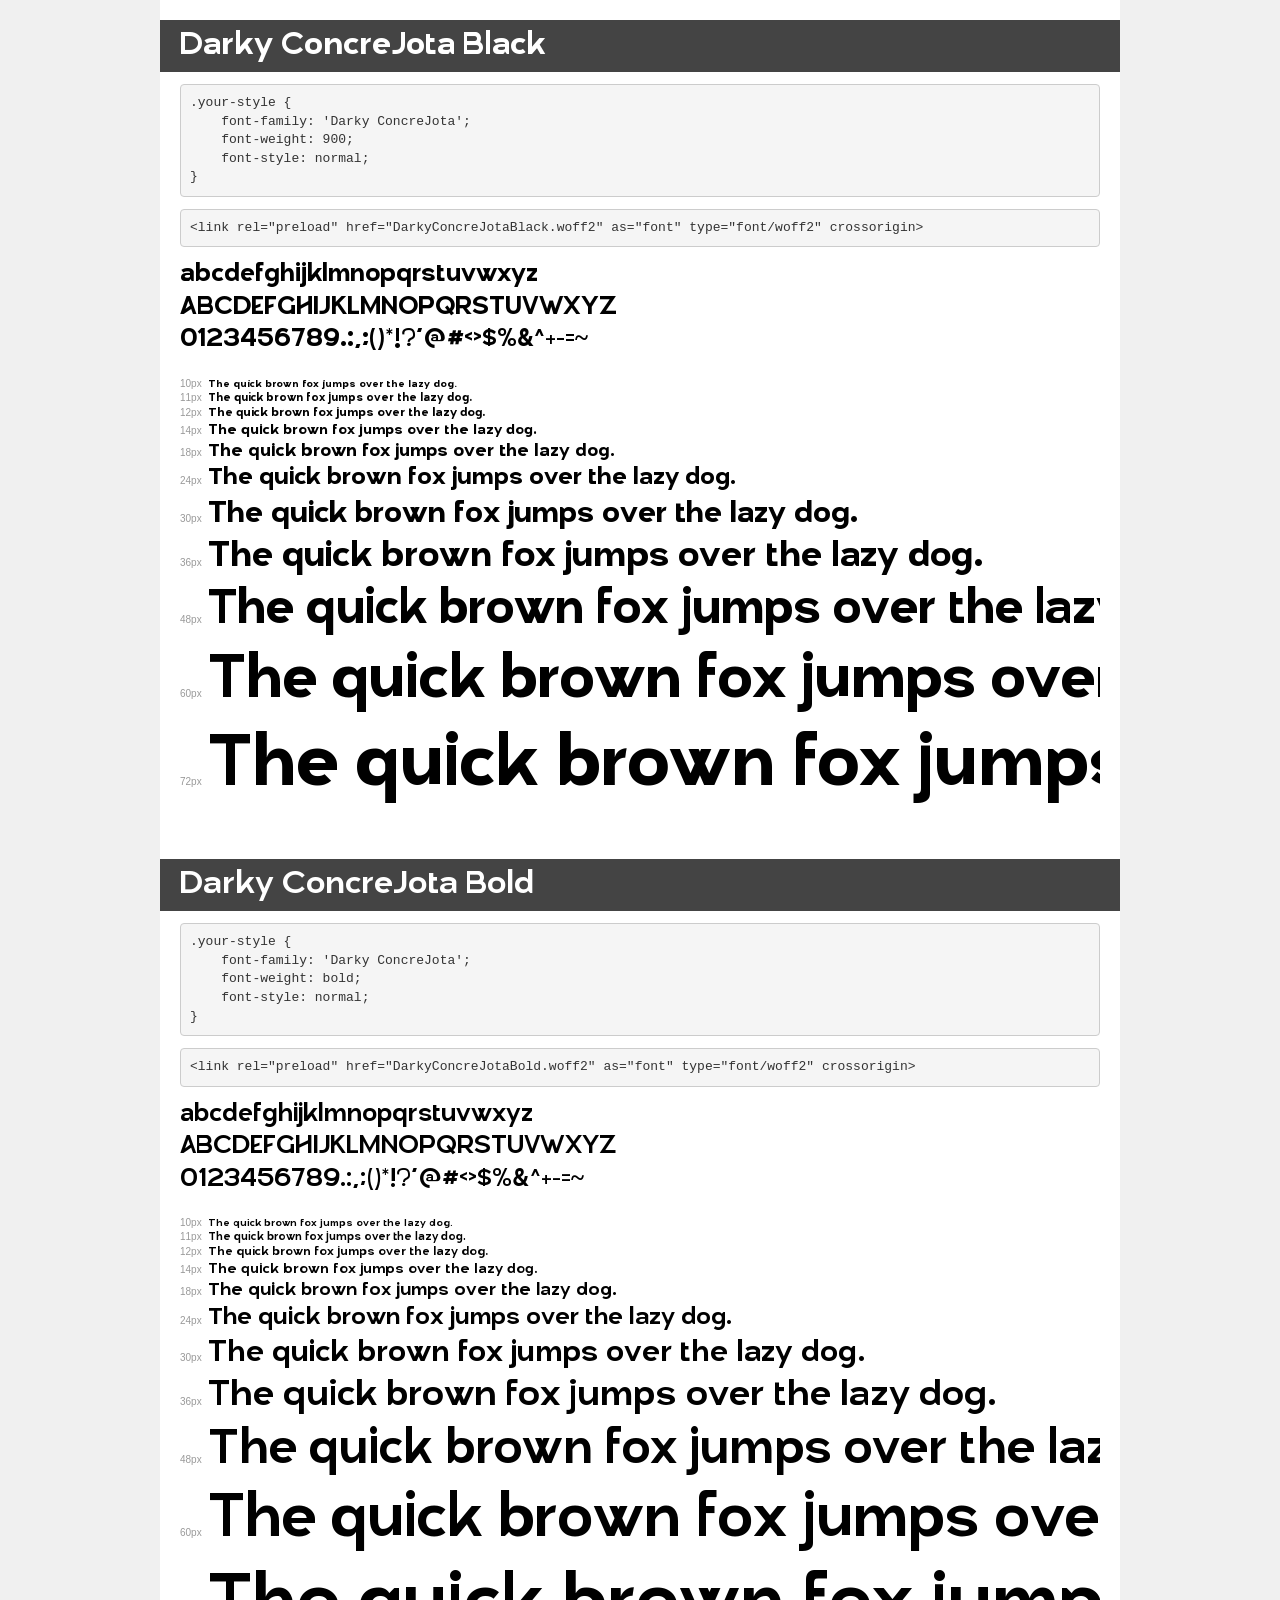
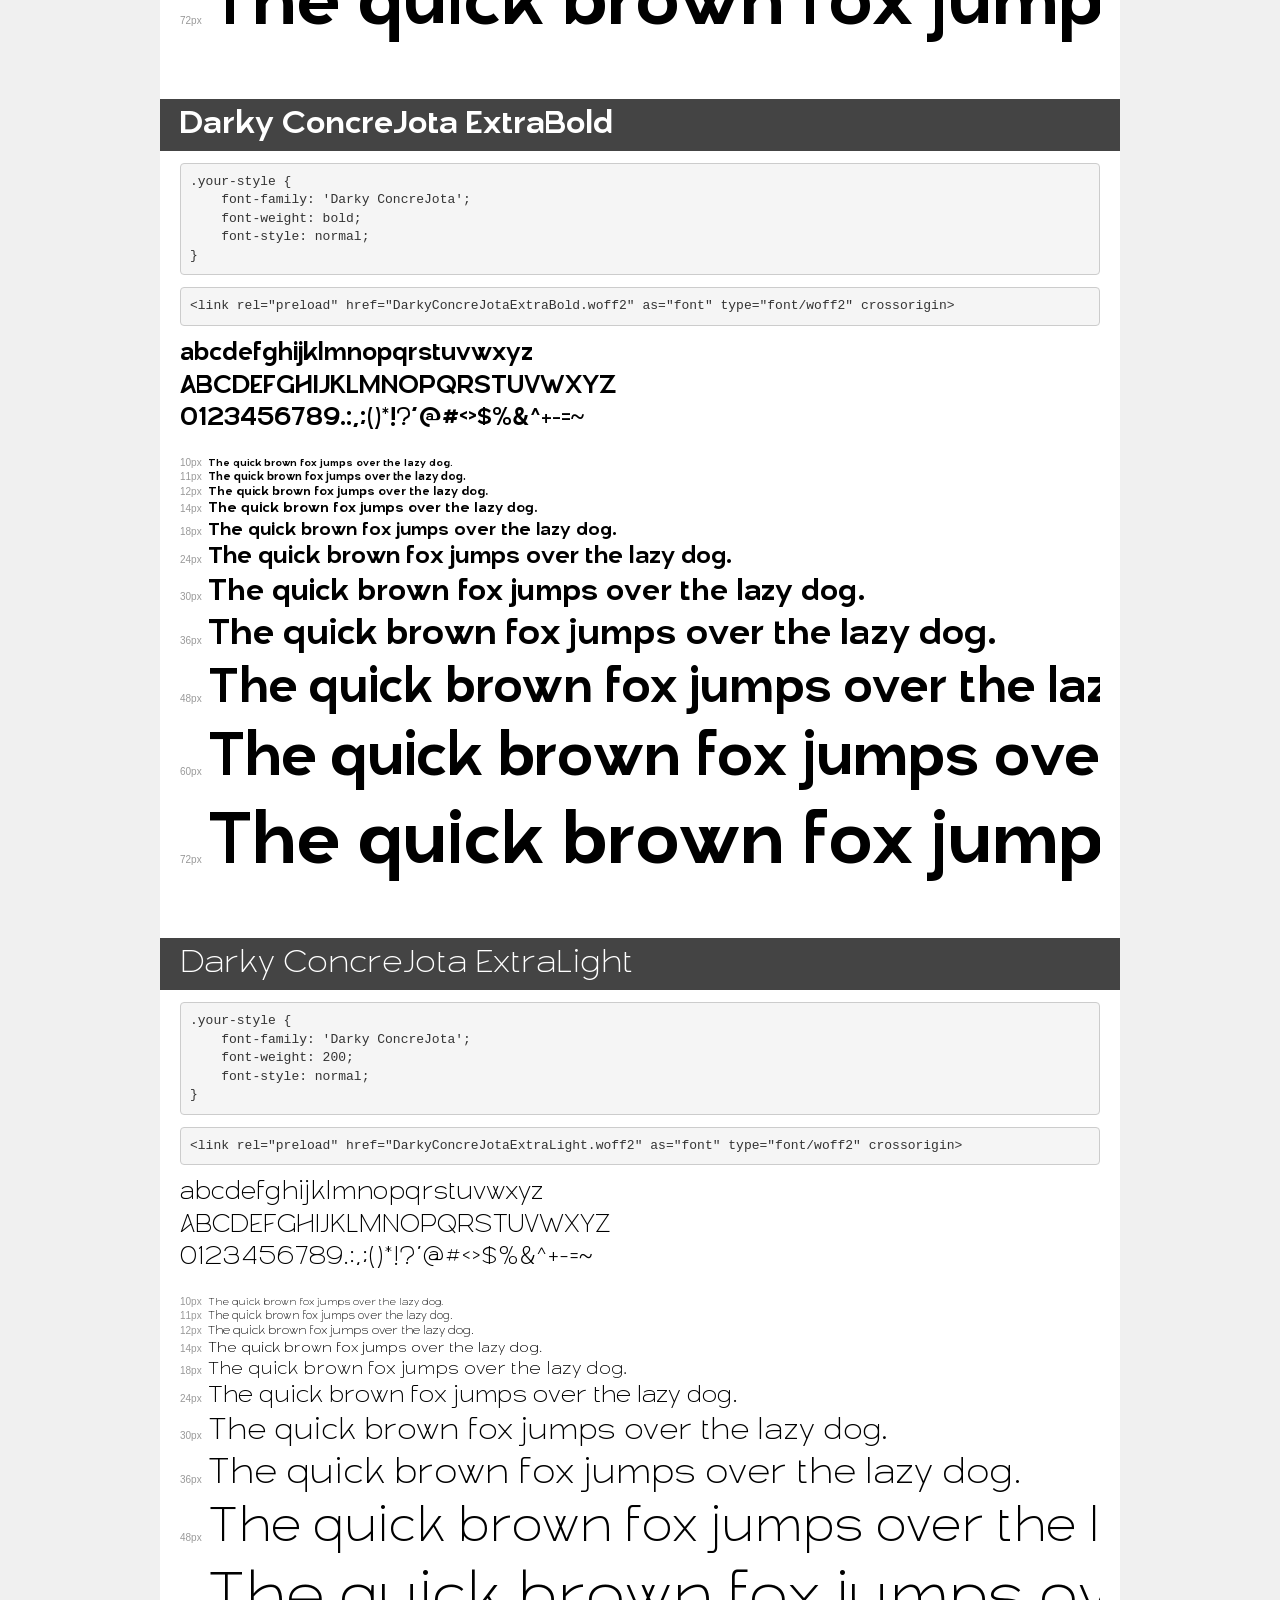
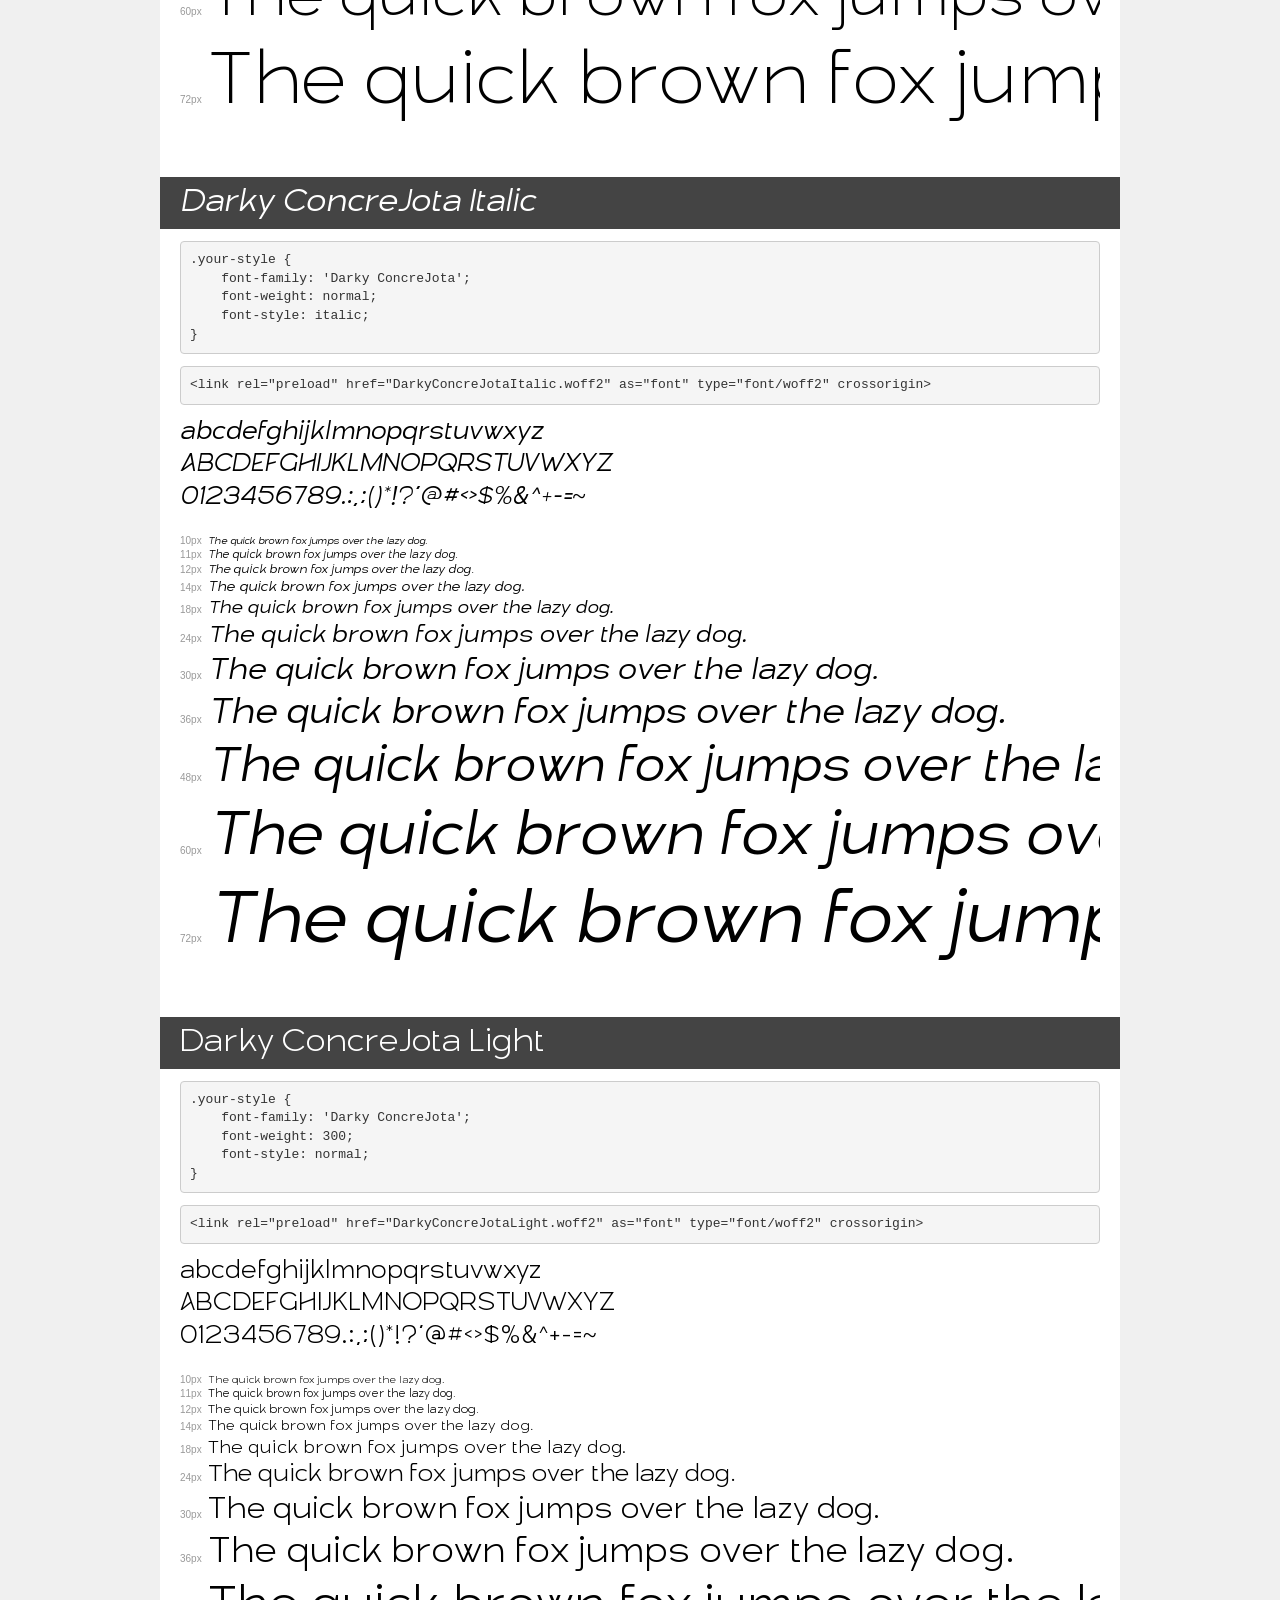
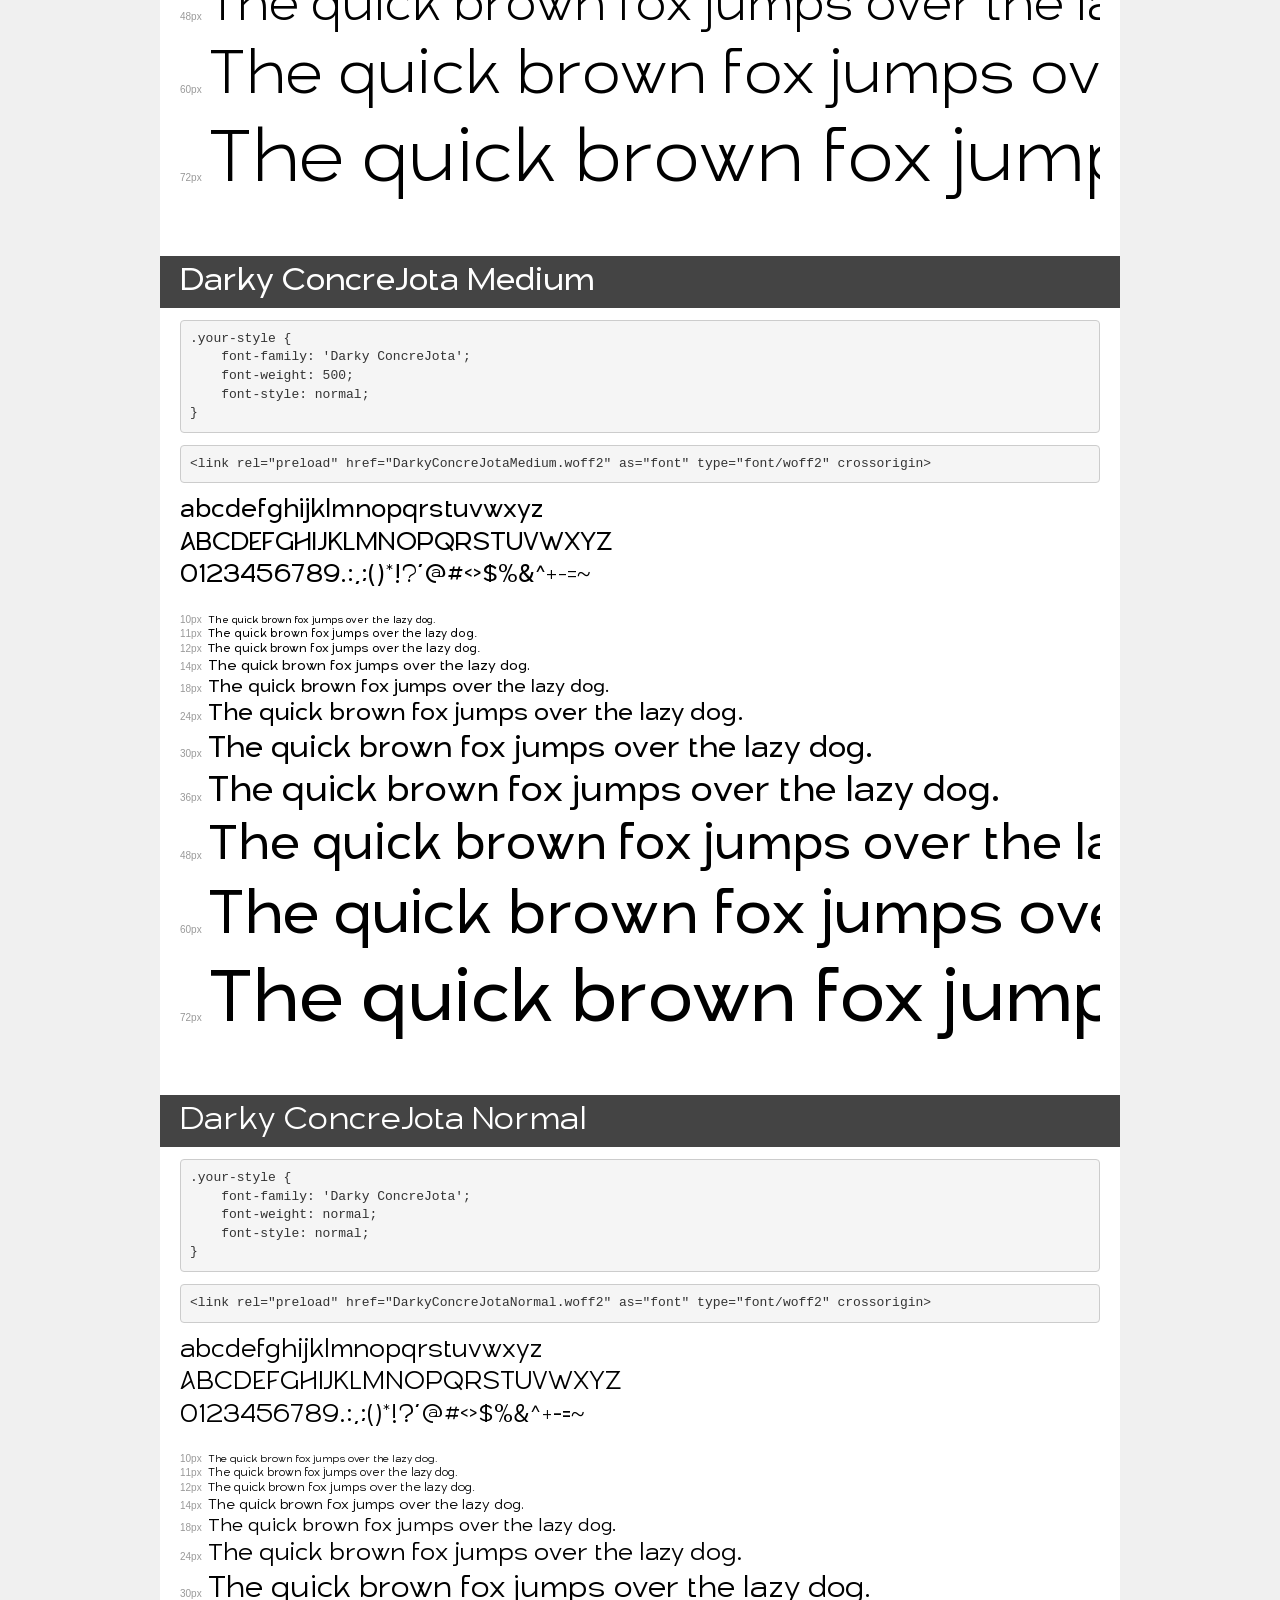
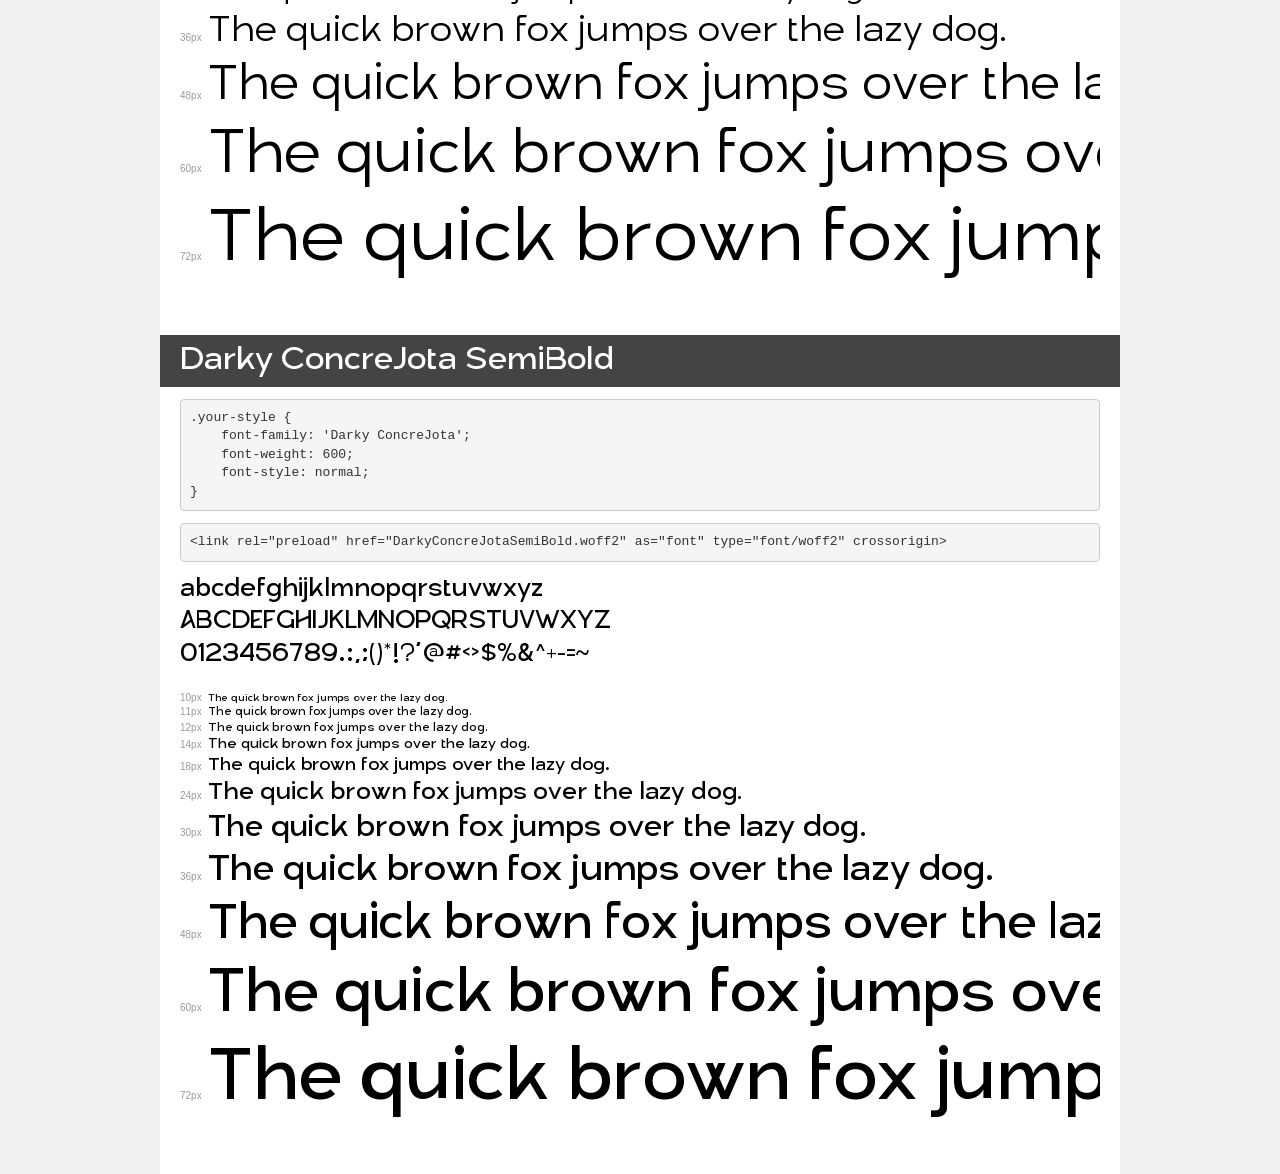
<file: fonts/demo.html>
<!DOCTYPE html>
<html lang="en">
<head>
    <meta charset="utf-8">
    <meta http-equiv="X-UA-Compatible" content="IE=edge">
    <meta name="viewport" content="width=device-width, initial-scale=1">
    <meta name="robots" content="noindex, noarchive">
    <meta name="format-detection" content="telephone=no">
    <title>Transfonter demo</title>
    <link href="stylesheet.css" rel="stylesheet">
    <style>
        /*
        http://meyerweb.com/eric/tools/css/reset/
        v2.0 | 20110126
        License: none (public domain)
        */
        html, body, div, span, applet, object, iframe,
        h1, h2, h3, h4, h5, h6, p, blockquote, pre,
        a, abbr, acronym, address, big, cite, code,
        del, dfn, em, img, ins, kbd, q, s, samp,
        small, strike, strong, sub, sup, tt, var,
        b, u, i, center,
        dl, dt, dd, ol, ul, li,
        fieldset, form, label, legend,
        table, caption, tbody, tfoot, thead, tr, th, td,
        article, aside, canvas, details, embed,
        figure, figcaption, footer, header, hgroup,
        menu, nav, output, ruby, section, summary,
        time, mark, audio, video {
            margin: 0;
            padding: 0;
            border: 0;
            font-size: 100%;
            font: inherit;
            vertical-align: baseline;
        }
        /* HTML5 display-role reset for older browsers */
        article, aside, details, figcaption, figure,
        footer, header, hgroup, menu, nav, section {
            display: block;
        }
        body {
            line-height: 1;
        }
        ol, ul {
            list-style: none;
        }
        blockquote, q {
            quotes: none;
        }
        blockquote:before, blockquote:after,
        q:before, q:after {
            content: '';
            content: none;
        }
        table {
            border-collapse: collapse;
            border-spacing: 0;
        }
        /* demo styles */
        body {
            background: #f0f0f0;
            color: #000;
        }
        .page {
            background: #fff;
            width: 920px;
            margin: 0 auto;
            padding: 20px 20px 0 20px;
            overflow: hidden;
        }
        .font-container {
            overflow-x: auto;
            overflow-y: hidden;
            margin-bottom: 40px;
            line-height: 1.3;
            white-space: nowrap;
            padding-bottom: 5px;
        }
        h1 {
            position: relative;
            background: #444;
            font-size: 32px;
            color: #fff;
            padding: 10px 20px;
            margin: 0 -20px 12px -20px;
        }
        .letters {
            font-size: 25px;
            margin-bottom: 20px;
        }
        .s10:before {
            content: '10px';
        }
        .s11:before {
            content: '11px';
        }
        .s12:before {
            content: '12px';
        }
        .s14:before {
            content: '14px';
        }
        .s18:before {
            content: '18px';
        }
        .s24:before {
            content: '24px';
        }
        .s30:before {
            content: '30px';
        }
        .s36:before {
            content: '36px';
        }
        .s48:before {
            content: '48px';
        }
        .s60:before {
            content: '60px';
        }
        .s72:before {
            content: '72px';
        }
        .s10:before, .s11:before, .s12:before, .s14:before,
        .s18:before, .s24:before, .s30:before, .s36:before,
        .s48:before, .s60:before, .s72:before {
            font-family: Arial, sans-serif;
            font-size: 10px;
            font-weight: normal;
            font-style: normal;
            color: #999;
            padding-right: 6px;
        }
        pre {
            display: block;
            padding: 9px;
            margin: 0 0 12px;
            font-family: Monaco, Menlo, Consolas, "Courier New", monospace;
            font-size: 13px;
            line-height: 1.428571429;
            color: #333;
            font-weight: normal;
            font-style: normal;
            background-color: #f5f5f5;
            border: 1px solid #ccc;
            overflow-x: auto;
            border-radius: 4px;
        }
        /* responsive */
        @media (max-width: 959px) {
            .page {
                width: auto;
                margin: 0;
            }
        }
    </style>
</head>
<body>
<div class="page">
    <div class="demo">
        <h1 style="font-family: 'Darky ConcreJota'; font-weight: 900; font-style: normal;">Darky ConcreJota Black</h1>
        <pre title="Usage">.your-style {
    font-family: 'Darky ConcreJota';
    font-weight: 900;
    font-style: normal;
}</pre>
        <pre title="Preload (optional)">
&lt;link rel=&quot;preload&quot; href=&quot;DarkyConcreJotaBlack.woff2&quot; as=&quot;font&quot; type=&quot;font/woff2&quot; crossorigin&gt;</pre>
        <div class="font-container" style="font-family: 'Darky ConcreJota'; font-weight: 900; font-style: normal;">
            <p class="letters">
                abcdefghijklmnopqrstuvwxyz<br>
ABCDEFGHIJKLMNOPQRSTUVWXYZ<br>
                0123456789.:,;()*!?'@#&lt;&gt;$%&^+-=~
            </p>
            <p class="s10" style="font-size: 10px;">The quick brown fox jumps over the lazy dog.</p>
            <p class="s11" style="font-size: 11px;">The quick brown fox jumps over the lazy dog.</p>
            <p class="s12" style="font-size: 12px;">The quick brown fox jumps over the lazy dog.</p>
            <p class="s14" style="font-size: 14px;">The quick brown fox jumps over the lazy dog.</p>
            <p class="s18" style="font-size: 18px;">The quick brown fox jumps over the lazy dog.</p>
            <p class="s24" style="font-size: 24px;">The quick brown fox jumps over the lazy dog.</p>
            <p class="s30" style="font-size: 30px;">The quick brown fox jumps over the lazy dog.</p>
            <p class="s36" style="font-size: 36px;">The quick brown fox jumps over the lazy dog.</p>
            <p class="s48" style="font-size: 48px;">The quick brown fox jumps over the lazy dog.</p>
            <p class="s60" style="font-size: 60px;">The quick brown fox jumps over the lazy dog.</p>
            <p class="s72" style="font-size: 72px;">The quick brown fox jumps over the lazy dog.</p>
        </div>
    </div>

    <div class="demo">
        <h1 style="font-family: 'Darky ConcreJota'; font-weight: bold; font-style: normal;">Darky ConcreJota Bold</h1>
        <pre title="Usage">.your-style {
    font-family: 'Darky ConcreJota';
    font-weight: bold;
    font-style: normal;
}</pre>
        <pre title="Preload (optional)">
&lt;link rel=&quot;preload&quot; href=&quot;DarkyConcreJotaBold.woff2&quot; as=&quot;font&quot; type=&quot;font/woff2&quot; crossorigin&gt;</pre>
        <div class="font-container" style="font-family: 'Darky ConcreJota'; font-weight: bold; font-style: normal;">
            <p class="letters">
                abcdefghijklmnopqrstuvwxyz<br>
ABCDEFGHIJKLMNOPQRSTUVWXYZ<br>
                0123456789.:,;()*!?'@#&lt;&gt;$%&^+-=~
            </p>
            <p class="s10" style="font-size: 10px;">The quick brown fox jumps over the lazy dog.</p>
            <p class="s11" style="font-size: 11px;">The quick brown fox jumps over the lazy dog.</p>
            <p class="s12" style="font-size: 12px;">The quick brown fox jumps over the lazy dog.</p>
            <p class="s14" style="font-size: 14px;">The quick brown fox jumps over the lazy dog.</p>
            <p class="s18" style="font-size: 18px;">The quick brown fox jumps over the lazy dog.</p>
            <p class="s24" style="font-size: 24px;">The quick brown fox jumps over the lazy dog.</p>
            <p class="s30" style="font-size: 30px;">The quick brown fox jumps over the lazy dog.</p>
            <p class="s36" style="font-size: 36px;">The quick brown fox jumps over the lazy dog.</p>
            <p class="s48" style="font-size: 48px;">The quick brown fox jumps over the lazy dog.</p>
            <p class="s60" style="font-size: 60px;">The quick brown fox jumps over the lazy dog.</p>
            <p class="s72" style="font-size: 72px;">The quick brown fox jumps over the lazy dog.</p>
        </div>
    </div>

    <div class="demo">
        <h1 style="font-family: 'Darky ConcreJota'; font-weight: bold; font-style: normal;">Darky ConcreJota ExtraBold</h1>
        <pre title="Usage">.your-style {
    font-family: 'Darky ConcreJota';
    font-weight: bold;
    font-style: normal;
}</pre>
        <pre title="Preload (optional)">
&lt;link rel=&quot;preload&quot; href=&quot;DarkyConcreJotaExtraBold.woff2&quot; as=&quot;font&quot; type=&quot;font/woff2&quot; crossorigin&gt;</pre>
        <div class="font-container" style="font-family: 'Darky ConcreJota'; font-weight: bold; font-style: normal;">
            <p class="letters">
                abcdefghijklmnopqrstuvwxyz<br>
ABCDEFGHIJKLMNOPQRSTUVWXYZ<br>
                0123456789.:,;()*!?'@#&lt;&gt;$%&^+-=~
            </p>
            <p class="s10" style="font-size: 10px;">The quick brown fox jumps over the lazy dog.</p>
            <p class="s11" style="font-size: 11px;">The quick brown fox jumps over the lazy dog.</p>
            <p class="s12" style="font-size: 12px;">The quick brown fox jumps over the lazy dog.</p>
            <p class="s14" style="font-size: 14px;">The quick brown fox jumps over the lazy dog.</p>
            <p class="s18" style="font-size: 18px;">The quick brown fox jumps over the lazy dog.</p>
            <p class="s24" style="font-size: 24px;">The quick brown fox jumps over the lazy dog.</p>
            <p class="s30" style="font-size: 30px;">The quick brown fox jumps over the lazy dog.</p>
            <p class="s36" style="font-size: 36px;">The quick brown fox jumps over the lazy dog.</p>
            <p class="s48" style="font-size: 48px;">The quick brown fox jumps over the lazy dog.</p>
            <p class="s60" style="font-size: 60px;">The quick brown fox jumps over the lazy dog.</p>
            <p class="s72" style="font-size: 72px;">The quick brown fox jumps over the lazy dog.</p>
        </div>
    </div>

    <div class="demo">
        <h1 style="font-family: 'Darky ConcreJota'; font-weight: 200; font-style: normal;">Darky ConcreJota ExtraLight</h1>
        <pre title="Usage">.your-style {
    font-family: 'Darky ConcreJota';
    font-weight: 200;
    font-style: normal;
}</pre>
        <pre title="Preload (optional)">
&lt;link rel=&quot;preload&quot; href=&quot;DarkyConcreJotaExtraLight.woff2&quot; as=&quot;font&quot; type=&quot;font/woff2&quot; crossorigin&gt;</pre>
        <div class="font-container" style="font-family: 'Darky ConcreJota'; font-weight: 200; font-style: normal;">
            <p class="letters">
                abcdefghijklmnopqrstuvwxyz<br>
ABCDEFGHIJKLMNOPQRSTUVWXYZ<br>
                0123456789.:,;()*!?'@#&lt;&gt;$%&^+-=~
            </p>
            <p class="s10" style="font-size: 10px;">The quick brown fox jumps over the lazy dog.</p>
            <p class="s11" style="font-size: 11px;">The quick brown fox jumps over the lazy dog.</p>
            <p class="s12" style="font-size: 12px;">The quick brown fox jumps over the lazy dog.</p>
            <p class="s14" style="font-size: 14px;">The quick brown fox jumps over the lazy dog.</p>
            <p class="s18" style="font-size: 18px;">The quick brown fox jumps over the lazy dog.</p>
            <p class="s24" style="font-size: 24px;">The quick brown fox jumps over the lazy dog.</p>
            <p class="s30" style="font-size: 30px;">The quick brown fox jumps over the lazy dog.</p>
            <p class="s36" style="font-size: 36px;">The quick brown fox jumps over the lazy dog.</p>
            <p class="s48" style="font-size: 48px;">The quick brown fox jumps over the lazy dog.</p>
            <p class="s60" style="font-size: 60px;">The quick brown fox jumps over the lazy dog.</p>
            <p class="s72" style="font-size: 72px;">The quick brown fox jumps over the lazy dog.</p>
        </div>
    </div>

    <div class="demo">
        <h1 style="font-family: 'Darky ConcreJota'; font-weight: normal; font-style: italic;">Darky ConcreJota Italic</h1>
        <pre title="Usage">.your-style {
    font-family: 'Darky ConcreJota';
    font-weight: normal;
    font-style: italic;
}</pre>
        <pre title="Preload (optional)">
&lt;link rel=&quot;preload&quot; href=&quot;DarkyConcreJotaItalic.woff2&quot; as=&quot;font&quot; type=&quot;font/woff2&quot; crossorigin&gt;</pre>
        <div class="font-container" style="font-family: 'Darky ConcreJota'; font-weight: normal; font-style: italic;">
            <p class="letters">
                abcdefghijklmnopqrstuvwxyz<br>
ABCDEFGHIJKLMNOPQRSTUVWXYZ<br>
                0123456789.:,;()*!?'@#&lt;&gt;$%&^+-=~
            </p>
            <p class="s10" style="font-size: 10px;">The quick brown fox jumps over the lazy dog.</p>
            <p class="s11" style="font-size: 11px;">The quick brown fox jumps over the lazy dog.</p>
            <p class="s12" style="font-size: 12px;">The quick brown fox jumps over the lazy dog.</p>
            <p class="s14" style="font-size: 14px;">The quick brown fox jumps over the lazy dog.</p>
            <p class="s18" style="font-size: 18px;">The quick brown fox jumps over the lazy dog.</p>
            <p class="s24" style="font-size: 24px;">The quick brown fox jumps over the lazy dog.</p>
            <p class="s30" style="font-size: 30px;">The quick brown fox jumps over the lazy dog.</p>
            <p class="s36" style="font-size: 36px;">The quick brown fox jumps over the lazy dog.</p>
            <p class="s48" style="font-size: 48px;">The quick brown fox jumps over the lazy dog.</p>
            <p class="s60" style="font-size: 60px;">The quick brown fox jumps over the lazy dog.</p>
            <p class="s72" style="font-size: 72px;">The quick brown fox jumps over the lazy dog.</p>
        </div>
    </div>

    <div class="demo">
        <h1 style="font-family: 'Darky ConcreJota'; font-weight: 300; font-style: normal;">Darky ConcreJota Light</h1>
        <pre title="Usage">.your-style {
    font-family: 'Darky ConcreJota';
    font-weight: 300;
    font-style: normal;
}</pre>
        <pre title="Preload (optional)">
&lt;link rel=&quot;preload&quot; href=&quot;DarkyConcreJotaLight.woff2&quot; as=&quot;font&quot; type=&quot;font/woff2&quot; crossorigin&gt;</pre>
        <div class="font-container" style="font-family: 'Darky ConcreJota'; font-weight: 300; font-style: normal;">
            <p class="letters">
                abcdefghijklmnopqrstuvwxyz<br>
ABCDEFGHIJKLMNOPQRSTUVWXYZ<br>
                0123456789.:,;()*!?'@#&lt;&gt;$%&^+-=~
            </p>
            <p class="s10" style="font-size: 10px;">The quick brown fox jumps over the lazy dog.</p>
            <p class="s11" style="font-size: 11px;">The quick brown fox jumps over the lazy dog.</p>
            <p class="s12" style="font-size: 12px;">The quick brown fox jumps over the lazy dog.</p>
            <p class="s14" style="font-size: 14px;">The quick brown fox jumps over the lazy dog.</p>
            <p class="s18" style="font-size: 18px;">The quick brown fox jumps over the lazy dog.</p>
            <p class="s24" style="font-size: 24px;">The quick brown fox jumps over the lazy dog.</p>
            <p class="s30" style="font-size: 30px;">The quick brown fox jumps over the lazy dog.</p>
            <p class="s36" style="font-size: 36px;">The quick brown fox jumps over the lazy dog.</p>
            <p class="s48" style="font-size: 48px;">The quick brown fox jumps over the lazy dog.</p>
            <p class="s60" style="font-size: 60px;">The quick brown fox jumps over the lazy dog.</p>
            <p class="s72" style="font-size: 72px;">The quick brown fox jumps over the lazy dog.</p>
        </div>
    </div>

    <div class="demo">
        <h1 style="font-family: 'Darky ConcreJota'; font-weight: 500; font-style: normal;">Darky ConcreJota Medium</h1>
        <pre title="Usage">.your-style {
    font-family: 'Darky ConcreJota';
    font-weight: 500;
    font-style: normal;
}</pre>
        <pre title="Preload (optional)">
&lt;link rel=&quot;preload&quot; href=&quot;DarkyConcreJotaMedium.woff2&quot; as=&quot;font&quot; type=&quot;font/woff2&quot; crossorigin&gt;</pre>
        <div class="font-container" style="font-family: 'Darky ConcreJota'; font-weight: 500; font-style: normal;">
            <p class="letters">
                abcdefghijklmnopqrstuvwxyz<br>
ABCDEFGHIJKLMNOPQRSTUVWXYZ<br>
                0123456789.:,;()*!?'@#&lt;&gt;$%&^+-=~
            </p>
            <p class="s10" style="font-size: 10px;">The quick brown fox jumps over the lazy dog.</p>
            <p class="s11" style="font-size: 11px;">The quick brown fox jumps over the lazy dog.</p>
            <p class="s12" style="font-size: 12px;">The quick brown fox jumps over the lazy dog.</p>
            <p class="s14" style="font-size: 14px;">The quick brown fox jumps over the lazy dog.</p>
            <p class="s18" style="font-size: 18px;">The quick brown fox jumps over the lazy dog.</p>
            <p class="s24" style="font-size: 24px;">The quick brown fox jumps over the lazy dog.</p>
            <p class="s30" style="font-size: 30px;">The quick brown fox jumps over the lazy dog.</p>
            <p class="s36" style="font-size: 36px;">The quick brown fox jumps over the lazy dog.</p>
            <p class="s48" style="font-size: 48px;">The quick brown fox jumps over the lazy dog.</p>
            <p class="s60" style="font-size: 60px;">The quick brown fox jumps over the lazy dog.</p>
            <p class="s72" style="font-size: 72px;">The quick brown fox jumps over the lazy dog.</p>
        </div>
    </div>

    <div class="demo">
        <h1 style="font-family: 'Darky ConcreJota'; font-weight: normal; font-style: normal;">Darky ConcreJota Normal</h1>
        <pre title="Usage">.your-style {
    font-family: 'Darky ConcreJota';
    font-weight: normal;
    font-style: normal;
}</pre>
        <pre title="Preload (optional)">
&lt;link rel=&quot;preload&quot; href=&quot;DarkyConcreJotaNormal.woff2&quot; as=&quot;font&quot; type=&quot;font/woff2&quot; crossorigin&gt;</pre>
        <div class="font-container" style="font-family: 'Darky ConcreJota'; font-weight: normal; font-style: normal;">
            <p class="letters">
                abcdefghijklmnopqrstuvwxyz<br>
ABCDEFGHIJKLMNOPQRSTUVWXYZ<br>
                0123456789.:,;()*!?'@#&lt;&gt;$%&^+-=~
            </p>
            <p class="s10" style="font-size: 10px;">The quick brown fox jumps over the lazy dog.</p>
            <p class="s11" style="font-size: 11px;">The quick brown fox jumps over the lazy dog.</p>
            <p class="s12" style="font-size: 12px;">The quick brown fox jumps over the lazy dog.</p>
            <p class="s14" style="font-size: 14px;">The quick brown fox jumps over the lazy dog.</p>
            <p class="s18" style="font-size: 18px;">The quick brown fox jumps over the lazy dog.</p>
            <p class="s24" style="font-size: 24px;">The quick brown fox jumps over the lazy dog.</p>
            <p class="s30" style="font-size: 30px;">The quick brown fox jumps over the lazy dog.</p>
            <p class="s36" style="font-size: 36px;">The quick brown fox jumps over the lazy dog.</p>
            <p class="s48" style="font-size: 48px;">The quick brown fox jumps over the lazy dog.</p>
            <p class="s60" style="font-size: 60px;">The quick brown fox jumps over the lazy dog.</p>
            <p class="s72" style="font-size: 72px;">The quick brown fox jumps over the lazy dog.</p>
        </div>
    </div>

    <div class="demo">
        <h1 style="font-family: 'Darky ConcreJota'; font-weight: 600; font-style: normal;">Darky ConcreJota SemiBold</h1>
        <pre title="Usage">.your-style {
    font-family: 'Darky ConcreJota';
    font-weight: 600;
    font-style: normal;
}</pre>
        <pre title="Preload (optional)">
&lt;link rel=&quot;preload&quot; href=&quot;DarkyConcreJotaSemiBold.woff2&quot; as=&quot;font&quot; type=&quot;font/woff2&quot; crossorigin&gt;</pre>
        <div class="font-container" style="font-family: 'Darky ConcreJota'; font-weight: 600; font-style: normal;">
            <p class="letters">
                abcdefghijklmnopqrstuvwxyz<br>
ABCDEFGHIJKLMNOPQRSTUVWXYZ<br>
                0123456789.:,;()*!?'@#&lt;&gt;$%&^+-=~
            </p>
            <p class="s10" style="font-size: 10px;">The quick brown fox jumps over the lazy dog.</p>
            <p class="s11" style="font-size: 11px;">The quick brown fox jumps over the lazy dog.</p>
            <p class="s12" style="font-size: 12px;">The quick brown fox jumps over the lazy dog.</p>
            <p class="s14" style="font-size: 14px;">The quick brown fox jumps over the lazy dog.</p>
            <p class="s18" style="font-size: 18px;">The quick brown fox jumps over the lazy dog.</p>
            <p class="s24" style="font-size: 24px;">The quick brown fox jumps over the lazy dog.</p>
            <p class="s30" style="font-size: 30px;">The quick brown fox jumps over the lazy dog.</p>
            <p class="s36" style="font-size: 36px;">The quick brown fox jumps over the lazy dog.</p>
            <p class="s48" style="font-size: 48px;">The quick brown fox jumps over the lazy dog.</p>
            <p class="s60" style="font-size: 60px;">The quick brown fox jumps over the lazy dog.</p>
            <p class="s72" style="font-size: 72px;">The quick brown fox jumps over the lazy dog.</p>
        </div>
    </div>

</div>
</body>
</html>
</file>
<file: fonts/stylesheet.css>
@font-face {
    font-family: 'Darky ConcreJota';
    src: url('DarkyConcreJotaBlack.woff2') format('woff2');
    font-weight: 900;
    font-style: normal;
    font-display: swap;
}

@font-face {
    font-family: 'Darky ConcreJota';
    src: url('DarkyConcreJotaBold.woff2') format('woff2');
    font-weight: bold;
    font-style: normal;
    font-display: swap;
}

@font-face {
    font-family: 'Darky ConcreJota';
    src: url('DarkyConcreJotaExtraBold.woff2') format('woff2');
    font-weight: bold;
    font-style: normal;
    font-display: swap;
}

@font-face {
    font-family: 'Darky ConcreJota';
    src: url('DarkyConcreJotaExtraLight.woff2') format('woff2');
    font-weight: 200;
    font-style: normal;
    font-display: swap;
}

@font-face {
    font-family: 'Darky ConcreJota';
    src: url('DarkyConcreJotaItalic.woff2') format('woff2');
    font-weight: normal;
    font-style: italic;
    font-display: swap;
}

@font-face {
    font-family: 'Darky ConcreJota';
    src: url('DarkyConcreJotaLight.woff2') format('woff2');
    font-weight: 300;
    font-style: normal;
    font-display: swap;
}

@font-face {
    font-family: 'Darky ConcreJota';
    src: url('DarkyConcreJotaMedium.woff2') format('woff2');
    font-weight: 500;
    font-style: normal;
    font-display: swap;
}

@font-face {
    font-family: 'Darky ConcreJota';
    src: url('DarkyConcreJotaNormal.woff2') format('woff2');
    font-weight: normal;
    font-style: normal;
    font-display: swap;
}

@font-face {
    font-family: 'Darky ConcreJota';
    src: url('DarkyConcreJotaSemiBold.woff2') format('woff2');
    font-weight: 600;
    font-style: normal;
    font-display: swap;
}
</file>
<file: css/styles.css>
/* ==========================================================================
   ConcreJota — Site Institucional
   Identidade: laranja institucional + cement + dark, tipografia Darky ConcreJota
   ========================================================================== */

/* ---------- 1. Tokens / Variáveis ---------- */
:root {
  /* Paleta — extraída da identidade visual da ConcreJota */
  --color-orange:       #F39200;
  --color-orange-soft:  #FFB13C;
  --color-orange-deep:  #D87A00;
  --color-orange-15:    rgba(243, 146, 0, 0.15);
  --color-orange-08:    rgba(243, 146, 0, 0.08);

  --color-dark:         #0E0E10;
  --color-dark-2:       #15151A;
  --color-dark-3:       #1E1E24;
  --color-dark-line:    rgba(255, 255, 255, 0.08);

  --color-cement:       #EDE9DF;     /* off-white "cimento" do logotipo */
  --color-cement-2:     #F6F3EC;
  --color-cement-3:     #FBF9F4;

  --color-text:         #1A1A1F;
  --color-text-2:       #4A4A52;
  --color-text-3:       #7C7C84;
  --color-text-light:   rgba(255, 255, 255, 0.78);
  --color-text-mute:    rgba(255, 255, 255, 0.55);

  --color-border:       rgba(14, 14, 16, 0.08);
  --color-border-2:     rgba(14, 14, 16, 0.12);

  /* Tipografia */
  --font-base: 'Darky ConcreJota', 'Inter', -apple-system, BlinkMacSystemFont, 'Segoe UI', Roboto, Helvetica, Arial, sans-serif;

  /* Layout */
  --container: 1240px;
  --radius-sm:  10px;
  --radius:     18px;
  --radius-lg:  28px;
  --radius-xl:  40px;

  /* Sombras */
  --shadow-sm:  0 4px 18px rgba(14, 14, 16, 0.06);
  --shadow:     0 16px 40px rgba(14, 14, 16, 0.10);
  --shadow-lg:  0 30px 70px rgba(14, 14, 16, 0.18);
  --shadow-orange: 0 18px 40px rgba(243, 146, 0, 0.35);

  /* Transições */
  --t-fast: 180ms cubic-bezier(.2,.7,.3,1);
  --t:      280ms cubic-bezier(.2,.7,.3,1);
  --t-slow: 600ms cubic-bezier(.2,.7,.3,1);
}

/* ---------- 2. Reset ---------- */
*, *::before, *::after { box-sizing: border-box; }
html { scroll-behavior: smooth; -webkit-text-size-adjust: 100%; }
body {
  margin: 0;
  font-family: var(--font-base);
  font-weight: 400;
  color: var(--color-text);
  background: var(--color-cement-3);
  line-height: 1.6;
  -webkit-font-smoothing: antialiased;
  -moz-osx-font-smoothing: grayscale;
  overflow-x: hidden;
}
img { max-width: 100%; height: auto; display: block; }
a { color: inherit; text-decoration: none; transition: color var(--t-fast); }
button { font-family: inherit; cursor: pointer; }
ul { list-style: none; padding: 0; margin: 0; }
h1, h2, h3, h4, h5, h6 { margin: 0; font-weight: 800; line-height: 1.12; letter-spacing: -0.015em; }
p { margin: 0; }
svg { display: block; }

/* ---------- 3. Utilitários ---------- */
.container {
  width: 100%;
  max-width: var(--container);
  margin: 0 auto;
  padding: 0 24px;
}

.text-accent { color: var(--color-orange); }

.btn {
  display: inline-flex;
  align-items: center;
  justify-content: center;
  gap: 10px;
  padding: 14px 22px;
  border-radius: 999px;
  font-weight: 700;
  font-size: 15px;
  letter-spacing: 0.01em;
  border: 1.5px solid transparent;
  cursor: pointer;
  transition: transform var(--t-fast), background var(--t), color var(--t), border-color var(--t), box-shadow var(--t);
  white-space: nowrap;
}
.btn:hover { transform: translateY(-2px); }
.btn:active { transform: translateY(0); }
.btn-lg { padding: 17px 28px; font-size: 16px; }
.btn-block { width: 100%; }

.btn-primary {
  background: var(--color-orange);
  color: #fff;
  box-shadow: var(--shadow-orange);
}
.btn-primary:hover { background: var(--color-orange-deep); }

.btn-ghost {
  background: transparent;
  color: #fff;
  border-color: rgba(255,255,255,0.25);
}
.btn-ghost:hover { background: rgba(255,255,255,0.08); border-color: rgba(255,255,255,0.5); }

.btn-outline-light {
  background: transparent;
  color: #fff;
  border-color: rgba(255,255,255,0.35);
}
.btn-outline-light:hover { background: #fff; color: var(--color-dark); border-color: #fff; }

.btn-outline-dark {
  background: transparent;
  color: var(--color-text);
  border-color: var(--color-border-2);
}
.btn-outline-dark:hover { background: var(--color-text); color: #fff; }

/* Section base */
.section {
  position: relative;
  padding: 120px 0;
}
.section-light  { background: var(--color-cement-3); color: var(--color-text); }
.section-dark   { background: var(--color-dark); color: #fff; }
.section-applications { background: var(--color-cement-2); color: var(--color-text); }
.section-process { background: var(--color-dark-2); color: #fff; }

.section-head {
  text-align: center;
  max-width: 760px;
  margin: 0 auto 64px;
}

.section-eyebrow {
  display: inline-flex;
  align-items: center;
  gap: 8px;
  text-transform: uppercase;
  font-size: 12px;
  font-weight: 700;
  letter-spacing: 0.18em;
  color: var(--color-orange);
  padding: 8px 16px;
  border: 1px solid var(--color-orange-15);
  background: var(--color-orange-08);
  border-radius: 999px;
  margin-bottom: 22px;
}
.section-eyebrow.on-dark {
  color: var(--color-orange-soft);
  border-color: rgba(255, 177, 60, 0.22);
  background: rgba(255, 177, 60, 0.08);
}

.section-title {
  font-size: clamp(32px, 4.5vw, 54px);
  font-weight: 800;
  line-height: 1.06;
  letter-spacing: -0.02em;
  color: var(--color-text);
}
.section-title.on-dark { color: #fff; }

.section-lead {
  margin-top: 22px;
  font-size: clamp(16px, 1.4vw, 18px);
  color: var(--color-text-2);
  line-height: 1.65;
}
.section-lead.on-dark { color: var(--color-text-light); }

.section-text {
  margin-top: 18px;
  font-size: 16px;
  color: var(--color-text-2);
  line-height: 1.75;
}
.section-text strong { color: var(--color-text); font-weight: 700; }

/* Two-col layout */
.two-col {
  display: grid;
  grid-template-columns: 1fr 1fr;
  gap: 80px;
  align-items: center;
}
.two-col.reverse .col-media { order: 0; }
.two-col.reverse .col-text { order: 1; }

/* ============================================================
   HEADER
   ============================================================ */
.site-header {
  position: fixed;
  top: 0;
  left: 0;
  right: 0;
  z-index: 100;
  padding: 18px 0;
  background: rgba(14, 14, 16, 0.85);
  backdrop-filter: blur(18px) saturate(140%);
  -webkit-backdrop-filter: blur(18px) saturate(140%);
  border-bottom: 1px solid rgba(255, 255, 255, 0.06);
  transition: background var(--t), padding var(--t), box-shadow var(--t), border-color var(--t);
}
.site-header.scrolled {
  background: rgba(10, 10, 12, 0.96);
  padding: 12px 0;
  border-bottom-color: rgba(255, 255, 255, 0.08);
  box-shadow: 0 8px 30px rgba(0,0,0,0.35);
}
.header-inner {
  display: flex;
  align-items: center;
  justify-content: space-between;
  gap: 24px;
}
.logo-link { display: block; flex-shrink: 0; }
.logo-img {
  height: 38px;
  width: auto;
  display: block;
  transition: filter var(--t);
}

.nav-desktop {
  display: flex;
  align-items: center;
  gap: 30px;
}
.nav-desktop a {
  font-size: 14px;
  font-weight: 500;
  color: rgba(255, 255, 255, 0.85);
  position: relative;
  padding: 6px 2px;
  transition: color var(--t-fast);
}
.nav-desktop a::after {
  content: "";
  position: absolute;
  bottom: 0;
  left: 0;
  right: 0;
  height: 2px;
  background: var(--color-orange);
  transform: scaleX(0);
  transform-origin: center;
  transition: transform var(--t);
}
.nav-desktop a:hover { color: var(--color-orange-soft); }
.nav-desktop a:hover::after { transform: scaleX(1); }

.header-cta { padding: 11px 20px; font-size: 14px; }

.menu-toggle {
  display: none;
  width: 44px;
  height: 44px;
  border: none;
  background: transparent;
  flex-direction: column;
  justify-content: center;
  align-items: center;
  gap: 5px;
  border-radius: 12px;
  transition: background var(--t-fast);
}
.menu-toggle span {
  width: 22px;
  height: 2px;
  background: #fff;
  border-radius: 2px;
  transition: transform var(--t), opacity var(--t-fast), background var(--t-fast);
}

.menu-toggle.is-open span:nth-child(1) { transform: translateY(7px) rotate(45deg); }
.menu-toggle.is-open span:nth-child(2) { opacity: 0; }
.menu-toggle.is-open span:nth-child(3) { transform: translateY(-7px) rotate(-45deg); }

.nav-mobile {
  position: fixed;
  top: 74px;
  left: 0;
  right: 0;
  background: var(--color-dark);
  padding: 28px 24px 40px;
  transform: translateY(-12px);
  opacity: 0;
  pointer-events: none;
  transition: transform var(--t), opacity var(--t);
  border-top: 1px solid var(--color-dark-line);
  max-height: calc(100vh - 74px);
  overflow-y: auto;
}
.nav-mobile.is-open {
  transform: translateY(0);
  opacity: 1;
  pointer-events: auto;
}
.nav-mobile nav {
  display: flex;
  flex-direction: column;
  gap: 4px;
}
.nav-mobile a:not(.nav-mobile-cta) {
  display: block;
  padding: 16px 0;
  border-bottom: 1px solid var(--color-dark-line);
  color: rgba(255,255,255,0.85);
  font-weight: 500;
  font-size: 17px;
}
.nav-mobile a:not(.nav-mobile-cta):hover { color: var(--color-orange-soft); }
.nav-mobile-cta {
  margin-top: 22px;
  display: inline-flex !important;
  align-items: center;
  justify-content: center;
  gap: 10px;
  width: 100%;
  padding: 15px 22px !important;
  font-size: 15px !important;
  font-weight: 700;
  background: var(--color-orange);
  color: #fff !important;
  border: none !important;
  border-radius: 999px !important;
  box-shadow: 0 6px 16px rgba(243, 146, 0, 0.28) !important;
  text-align: center;
  line-height: 1;
}
.nav-mobile-cta:hover { transform: none; background: var(--color-orange-deep); }

/* ============================================================
   HERO
   ============================================================ */
.hero {
  position: relative;
  min-height: 100vh;
  padding: 160px 0 100px;
  background: var(--color-dark);
  color: #fff;
  overflow: hidden;
  display: flex;
  align-items: center;
}
.hero-media {
  position: absolute;
  inset: 0;
  z-index: 0;
}
.hero-media img {
  width: 100%;
  height: 100%;
  object-fit: cover;
  filter: contrast(1.05) saturate(0.85) brightness(0.55);
  transform: scale(1.03);
}
.hero-overlay {
  position: absolute;
  inset: 0;
  background:
    radial-gradient(80% 60% at 80% 50%, rgba(243, 146, 0, 0.22) 0%, transparent 60%),
    linear-gradient(110deg, rgba(14, 14, 16, 0.95) 0%, rgba(14, 14, 16, 0.75) 45%, rgba(14, 14, 16, 0.35) 100%);
}

.hero-content {
  position: relative;
  z-index: 2;
  display: grid;
  grid-template-columns: 1.4fr 1fr;
  gap: 60px;
  align-items: center;
}

.eyebrow {
  display: inline-flex;
  align-items: center;
  gap: 10px;
  background: rgba(255,255,255,0.06);
  border: 1px solid rgba(255,255,255,0.12);
  padding: 9px 18px;
  border-radius: 999px;
  font-size: 12px;
  font-weight: 600;
  letter-spacing: 0.12em;
  text-transform: uppercase;
  color: rgba(255,255,255,0.85);
  backdrop-filter: blur(10px);
  margin-bottom: 28px;
}
.eyebrow-dot {
  width: 8px;
  height: 8px;
  background: var(--color-orange);
  border-radius: 50%;
  box-shadow: 0 0 0 4px rgba(243, 146, 0, 0.25);
  animation: pulse 2.2s ease-in-out infinite;
}
@keyframes pulse {
  0%, 100% { box-shadow: 0 0 0 4px rgba(243, 146, 0, 0.25); }
  50%      { box-shadow: 0 0 0 8px rgba(243, 146, 0, 0.05); }
}

.hero-title {
  font-size: clamp(40px, 6.4vw, 82px);
  font-weight: 900;
  line-height: 0.98;
  letter-spacing: -0.035em;
  color: #fff;
}

.hero-subtitle {
  margin-top: 26px;
  font-size: clamp(16px, 1.5vw, 19px);
  line-height: 1.6;
  color: rgba(255, 255, 255, 0.78);
  max-width: 560px;
}

.hero-ctas {
  margin-top: 38px;
  display: flex;
  flex-wrap: wrap;
  gap: 14px;
}

.hero-stats {
  margin-top: 56px;
  display: grid;
  grid-template-columns: repeat(3, auto);
  gap: 36px;
  padding-top: 36px;
  border-top: 1px solid rgba(255,255,255,0.08);
  max-width: 560px;
}
.stat { display: flex; flex-direction: column; gap: 6px; }
.stat-num {
  font-size: clamp(28px, 3.4vw, 42px);
  font-weight: 900;
  color: var(--color-orange);
  letter-spacing: -0.02em;
  line-height: 1;
}
.stat-label {
  font-size: 12.5px;
  color: rgba(255,255,255,0.65);
  line-height: 1.4;
  text-transform: uppercase;
  letter-spacing: 0.06em;
  font-weight: 500;
}

/* Hero badge — selo circular animado */
.hero-badge {
  display: flex;
  justify-content: center;
  align-items: center;
  position: relative;
}
.badge-circle {
  position: relative;
  width: clamp(220px, 24vw, 320px);
  aspect-ratio: 1;
}
.badge-circle svg {
  width: 100%;
  height: 100%;
  animation: spin 26s linear infinite;
}
.badge-text {
  font-size: 13.5px;
  font-weight: 700;
  fill: var(--color-orange);
  text-transform: uppercase;
}
.badge-center {
  position: absolute;
  inset: 0;
  display: flex;
  align-items: center;
  justify-content: center;
  pointer-events: none;
}
.badge-center img {
  width: 50%;
  height: auto;
  filter: drop-shadow(0 8px 24px rgba(243, 146, 0, 0.4));
}
@keyframes spin {
  from { transform: rotate(0); }
  to   { transform: rotate(360deg); }
}

.hero-scroll {
  position: absolute;
  bottom: 36px;
  left: 50%;
  transform: translateX(-50%);
  z-index: 3;
  display: flex;
  flex-direction: column;
  align-items: center;
  gap: 10px;
  font-size: 11px;
  letter-spacing: 0.2em;
  text-transform: uppercase;
  color: rgba(255,255,255,0.55);
  font-weight: 600;
}
.scroll-line {
  width: 1px;
  height: 40px;
  background: linear-gradient(to bottom, transparent, var(--color-orange));
  position: relative;
  overflow: hidden;
}
.scroll-line::after {
  content: "";
  position: absolute;
  top: -40px;
  left: 0;
  width: 100%;
  height: 40px;
  background: linear-gradient(to bottom, transparent, #fff);
  animation: scrollDown 2.2s ease-in-out infinite;
}
@keyframes scrollDown {
  to { top: 100%; }
}

/* ============================================================
   TRUSTBAR
   ============================================================ */
.trustbar {
  background: var(--color-dark-2);
  border-top: 1px solid var(--color-dark-line);
  border-bottom: 1px solid var(--color-dark-line);
  padding: 28px 0;
  overflow: hidden;
}
.trustbar-inner {
  display: flex;
  align-items: center;
  justify-content: space-between;
  gap: 32px;
  flex-wrap: wrap;
}
.trust-item {
  display: flex;
  align-items: center;
  gap: 12px;
  color: rgba(255,255,255,0.7);
  font-size: 14px;
  font-weight: 500;
}
.trust-item svg {
  width: 22px;
  height: 22px;
  color: var(--color-orange);
  flex-shrink: 0;
}

/* ============================================================
   SECTION SOBRE / GRUPO FAJ — img-stack
   ============================================================ */
.col-text > *:first-child { margin-bottom: 0; }
.col-text .section-title { margin-top: 0; }

.quote-block {
  margin-top: 32px;
  padding: 28px 30px;
  background: #fff;
  border-radius: var(--radius);
  border: 1px solid var(--color-border);
  box-shadow: var(--shadow-sm);
  position: relative;
  display: flex;
  gap: 20px;
}
.quote-mark {
  width: 28px;
  height: 28px;
  color: var(--color-orange);
  flex-shrink: 0;
  margin-top: 4px;
}
.quote-body { flex: 1; min-width: 0; }
.quote-block p {
  font-size: 17px;
  line-height: 1.55;
  color: var(--color-text);
  font-weight: 500;
}
.quote-author {
  margin-top: 18px;
  padding-top: 16px;
  border-top: 1px solid var(--color-border);
  display: flex;
  flex-direction: column;
  gap: 2px;
}
.quote-author-name {
  font-size: 15px;
  font-weight: 700;
  color: var(--color-text);
  letter-spacing: -0.005em;
}
.quote-author-role {
  font-size: 12px;
  font-weight: 600;
  letter-spacing: 0.14em;
  text-transform: uppercase;
  color: var(--color-orange);
}

.img-stack {
  position: relative;
  aspect-ratio: 4/4.5;
  width: 100%;
  max-width: 540px;
  margin: 0 auto;
}
.img-main {
  position: absolute;
  top: 0;
  left: 0;
  width: 78%;
  height: 70%;
  border-radius: var(--radius-lg);
  overflow: hidden;
  box-shadow: var(--shadow-lg);
  z-index: 2;
}
.img-main img { width: 100%; height: 100%; object-fit: cover; }

.img-secondary {
  position: absolute;
  bottom: 0;
  right: 0;
  width: 56%;
  height: 48%;
  border-radius: var(--radius);
  overflow: hidden;
  box-shadow: var(--shadow);
  z-index: 3;
  border: 6px solid var(--color-cement-3);
}
.img-secondary img { width: 100%; height: 100%; object-fit: cover; }

.img-stack.alt .img-main { right: 0; left: auto; }
.img-stack.alt .img-secondary { left: 0; right: auto; bottom: 0; }

.img-pattern {
  position: absolute;
  top: -24px;
  right: 32px;
  width: 120px;
  height: 120px;
  z-index: 1;
  background-image: radial-gradient(var(--color-orange) 1.4px, transparent 1.6px);
  background-size: 12px 12px;
  opacity: 0.5;
}

.floating-card {
  position: absolute;
  bottom: 14%;
  left: -10px;
  z-index: 4;
  background: var(--color-dark);
  color: #fff;
  padding: 22px 24px;
  border-radius: var(--radius);
  display: flex;
  flex-direction: column;
  gap: 4px;
  min-width: 180px;
  box-shadow: var(--shadow-lg);
  border-left: 4px solid var(--color-orange);
}
.floating-card.alt { left: auto; right: -10px; bottom: 14%; }
.floating-card-num {
  font-size: 40px;
  font-weight: 900;
  color: var(--color-orange);
  line-height: 1;
  letter-spacing: -0.02em;
}
.floating-card-num small { font-size: 24px; }
.floating-card-label {
  font-size: 12px;
  text-transform: uppercase;
  letter-spacing: 0.08em;
  color: rgba(255,255,255,0.75);
  line-height: 1.4;
  font-weight: 500;
}

/* ============================================================
   SERVIÇOS
   ============================================================ */
.cards-grid {
  display: grid;
  gap: 24px;
}
.services-grid {
  grid-template-columns: repeat(auto-fit, minmax(260px, 1fr));
}

.service-card {
  position: relative;
  padding: 36px 30px;
  background: var(--color-dark-2);
  border: 1px solid var(--color-dark-line);
  border-radius: var(--radius-lg);
  display: flex;
  flex-direction: column;
  gap: 18px;
  transition: transform var(--t), border-color var(--t), background var(--t);
  overflow: hidden;
}
.service-card::before {
  content: "";
  position: absolute;
  inset: 0;
  background: radial-gradient(60% 60% at 50% 0%, rgba(243, 146, 0, 0.12), transparent 70%);
  opacity: 0;
  transition: opacity var(--t);
}
.service-card:hover {
  transform: translateY(-6px);
  border-color: rgba(243, 146, 0, 0.4);
  background: var(--color-dark-3);
}
.service-card:hover::before { opacity: 1; }

.service-icon {
  width: 64px;
  height: 64px;
  border-radius: var(--radius-sm);
  display: flex;
  align-items: center;
  justify-content: center;
  background: var(--color-orange-08);
  color: var(--color-orange);
  border: 1px solid var(--color-orange-15);
  position: relative;
  z-index: 1;
}
.service-icon svg { width: 28px; height: 28px; }

.service-title {
  font-size: 21px;
  font-weight: 700;
  color: #fff;
  letter-spacing: -0.015em;
  position: relative;
  z-index: 1;
}
.service-text {
  color: rgba(255,255,255,0.65);
  font-size: 15px;
  line-height: 1.65;
  position: relative;
  z-index: 1;
}
.service-tag {
  margin-top: auto;
  align-self: flex-start;
  display: inline-block;
  max-width: 100%;
  padding: 6px 14px;
  border-radius: 999px;
  font-size: 11.5px;
  font-weight: 600;
  letter-spacing: 0.08em;
  text-transform: uppercase;
  color: var(--color-orange-soft);
  background: rgba(255, 177, 60, 0.08);
  border: 1px solid rgba(255, 177, 60, 0.18);
  position: relative;
  z-index: 1;
  white-space: normal;
  line-height: 1.4;
  text-align: center;
}

/* ============================================================
   DIFERENCIAIS
   ============================================================ */
.diff-grid {
  display: grid;
  grid-template-columns: repeat(auto-fit, minmax(280px, 1fr));
  gap: 4px;
  border: 1px solid var(--color-border);
  border-radius: var(--radius-lg);
  background: #fff;
  overflow: hidden;
  box-shadow: var(--shadow-sm);
}
.diff-item {
  padding: 40px 36px;
  background: #fff;
  position: relative;
  transition: background var(--t);
  border-right: 1px solid var(--color-border);
  border-bottom: 1px solid var(--color-border);
}
.diff-item:hover {
  background: var(--color-cement-2);
}
.diff-num {
  display: inline-block;
  font-size: 14px;
  font-weight: 800;
  color: var(--color-orange);
  letter-spacing: 0.15em;
  margin-bottom: 16px;
  padding-bottom: 8px;
  border-bottom: 2px solid var(--color-orange);
}
.diff-item h3 {
  font-size: 20px;
  font-weight: 700;
  margin-bottom: 12px;
  letter-spacing: -0.015em;
}
.diff-item p {
  font-size: 15px;
  line-height: 1.65;
  color: var(--color-text-2);
}

/* ============================================================
   APLICAÇÕES
   ============================================================ */
.apps-grid {
  display: grid;
  grid-template-columns: repeat(auto-fit, minmax(260px, 1fr));
  gap: 20px;
}
.app-card {
  position: relative;
  aspect-ratio: 1/1.15;
  border-radius: var(--radius-lg);
  overflow: hidden;
  background-color: var(--color-dark);
  display: flex;
  align-items: flex-end;
  cursor: pointer;
  isolation: isolate;
  transition: transform var(--t);
}
.app-card:hover { transform: translateY(-6px); }
.app-img {
  position: absolute;
  inset: 0;
  width: 100%;
  height: 100%;
  object-fit: cover;
  object-position: center;
  z-index: 0;
  transition: transform var(--t-slow);
}
.app-card:hover .app-img { transform: scale(1.06); }
.app-overlay {
  position: absolute;
  inset: 0;
  background:
    linear-gradient(180deg, rgba(14, 14, 16, 0.1) 0%, rgba(14, 14, 16, 0.92) 100%);
  z-index: 1;
  transition: background var(--t);
}
.app-card:hover .app-overlay {
  background:
    linear-gradient(180deg, rgba(243, 146, 0, 0.15) 0%, rgba(14, 14, 16, 0.96) 100%);
}
.app-content {
  position: relative;
  z-index: 2;
  padding: 26px 26px 28px;
  color: #fff;
}
.app-tag {
  display: inline-block;
  font-size: 12px;
  font-weight: 800;
  color: var(--color-orange);
  letter-spacing: 0.18em;
  margin-bottom: 10px;
}
.app-content h3 {
  font-size: 22px;
  font-weight: 700;
  margin-bottom: 6px;
  letter-spacing: -0.015em;
}
.app-content p {
  font-size: 13.5px;
  color: rgba(255,255,255,0.7);
  line-height: 1.5;
  max-width: 90%;
  opacity: 0;
  transform: translateY(8px);
  transition: opacity var(--t), transform var(--t);
}
.app-card:hover .app-content p {
  opacity: 1;
  transform: translateY(0);
}

/* ============================================================
   PROCESSO
   ============================================================ */
.process-grid {
  display: grid;
  grid-template-columns: repeat(5, 1fr);
  gap: 0;
  position: relative;
}
.process-grid::before {
  content: "";
  position: absolute;
  top: 32px;
  left: 10%;
  right: 10%;
  height: 1px;
  background: linear-gradient(90deg, transparent, var(--color-orange) 20%, var(--color-orange) 80%, transparent);
  opacity: 0.35;
}
.process-step {
  position: relative;
  padding: 0 20px;
  text-align: center;
}
.process-num {
  display: flex;
  align-items: center;
  justify-content: center;
  width: 64px;
  height: 64px;
  background: var(--color-dark-3);
  border: 1px solid var(--color-orange);
  border-radius: 50%;
  margin: 0 auto 24px;
  color: var(--color-orange);
  font-size: 18px;
  font-weight: 800;
  position: relative;
  z-index: 2;
  letter-spacing: 0.04em;
}
.process-step h3 {
  font-size: 18px;
  font-weight: 700;
  color: #fff;
  margin-bottom: 10px;
  letter-spacing: -0.01em;
}
.process-step p {
  font-size: 14px;
  line-height: 1.6;
  color: rgba(255,255,255,0.6);
}

/* ============================================================
   GRUPO FAJ
   ============================================================ */
.faj-segments {
  margin-top: 32px;
  display: flex;
  flex-wrap: wrap;
  gap: 10px;
}
.faj-chip {
  display: inline-flex;
  padding: 9px 18px;
  background: #fff;
  border: 1px solid var(--color-border-2);
  border-radius: 999px;
  font-size: 13px;
  font-weight: 600;
  color: var(--color-text);
  transition: all var(--t-fast);
}
.faj-chip:hover {
  background: var(--color-dark);
  color: #fff;
  border-color: var(--color-dark);
}

/* ============================================================
   CTA BANNER
   ============================================================ */
.cta-banner {
  position: relative;
  padding: 110px 0;
  overflow: hidden;
  color: #fff;
}
.cta-bg {
  position: absolute;
  inset: 0;
  z-index: 0;
}
.cta-bg img {
  width: 100%;
  height: 100%;
  object-fit: cover;
  filter: grayscale(0.4) brightness(0.4);
}
.cta-overlay {
  position: absolute;
  inset: 0;
  background:
    radial-gradient(50% 80% at 50% 50%, rgba(243, 146, 0, 0.18), transparent 70%),
    linear-gradient(180deg, rgba(14,14,16,0.85), rgba(14,14,16,0.92));
}
.cta-content {
  position: relative;
  z-index: 2;
  text-align: center;
  max-width: 820px;
  margin: 0 auto;
}
.cta-title {
  font-size: clamp(32px, 5vw, 60px);
  font-weight: 900;
  letter-spacing: -0.025em;
  line-height: 1.05;
  margin: 14px 0 22px;
}
.cta-subtitle {
  font-size: clamp(16px, 1.4vw, 18px);
  color: rgba(255,255,255,0.78);
  line-height: 1.65;
  max-width: 640px;
  margin: 0 auto;
}
.cta-actions {
  margin-top: 38px;
  display: flex;
  flex-wrap: wrap;
  gap: 14px;
  justify-content: center;
}

/* ============================================================
   FAQ
   ============================================================ */
.faq-wrap { max-width: 920px; margin: 0 auto; }
.faq-list {
  display: flex;
  flex-direction: column;
  gap: 14px;
}
.faq-item {
  background: #fff;
  border: 1px solid var(--color-border);
  border-radius: var(--radius);
  overflow: hidden;
  transition: border-color var(--t), box-shadow var(--t);
}
.faq-item[open] {
  border-color: rgba(243, 146, 0, 0.4);
  box-shadow: var(--shadow-sm);
}
.faq-item summary {
  list-style: none;
  cursor: pointer;
  padding: 22px 26px;
  display: flex;
  align-items: center;
  justify-content: space-between;
  gap: 20px;
  font-size: 17px;
  font-weight: 600;
  color: var(--color-text);
  letter-spacing: -0.01em;
  transition: color var(--t-fast);
}
.faq-item summary::-webkit-details-marker { display: none; }
.faq-item:hover summary { color: var(--color-orange); }

.faq-icon {
  position: relative;
  width: 28px;
  height: 28px;
  flex-shrink: 0;
  border: 1.5px solid var(--color-orange);
  border-radius: 50%;
}
.faq-icon::before,
.faq-icon::after {
  content: "";
  position: absolute;
  top: 50%;
  left: 50%;
  background: var(--color-orange);
  transition: transform var(--t);
}
.faq-icon::before { width: 12px; height: 1.6px; transform: translate(-50%, -50%); }
.faq-icon::after  { width: 1.6px; height: 12px; transform: translate(-50%, -50%); }
.faq-item[open] .faq-icon::after { transform: translate(-50%, -50%) scaleY(0); }

.faq-answer { padding: 0 26px 24px; }
.faq-answer p {
  color: var(--color-text-2);
  font-size: 15.5px;
  line-height: 1.7;
}

/* ============================================================
   CONTATO
   ============================================================ */
.section-contact {
  background: var(--color-dark);
  color: #fff;
  position: relative;
  overflow: hidden;
}
.section-contact::before {
  content: "";
  position: absolute;
  top: -200px;
  right: -200px;
  width: 600px;
  height: 600px;
  background: radial-gradient(circle, rgba(243, 146, 0, 0.18), transparent 60%);
  pointer-events: none;
}
.contact-grid {
  display: grid;
  grid-template-columns: 1fr 1.05fr;
  gap: 80px;
  align-items: start;
  position: relative;
  z-index: 1;
}
.contact-info .section-title { margin-bottom: 20px; }

.contact-list {
  margin-top: 38px;
  display: flex;
  flex-direction: column;
  gap: 22px;
}
.contact-list li {
  display: flex;
  align-items: flex-start;
  gap: 16px;
}
.contact-icon {
  width: 46px;
  height: 46px;
  display: flex;
  align-items: center;
  justify-content: center;
  background: rgba(243, 146, 0, 0.12);
  border-radius: 12px;
  color: var(--color-orange);
  flex-shrink: 0;
}
.contact-icon svg { width: 22px; height: 22px; }
.contact-label {
  display: block;
  font-size: 11.5px;
  text-transform: uppercase;
  letter-spacing: 0.18em;
  color: rgba(255,255,255,0.5);
  margin-bottom: 4px;
  font-weight: 600;
}
.contact-list a, .contact-list span:not(.contact-label):not(.contact-icon) {
  color: #fff;
  font-size: 16px;
  font-weight: 500;
}
.contact-list a:hover { color: var(--color-orange-soft); }

/* form */
.contact-form {
  background: var(--color-dark-2);
  border: 1px solid var(--color-dark-line);
  padding: 40px;
  border-radius: var(--radius-lg);
  box-shadow: var(--shadow-lg);
}
.form-title {
  font-size: 24px;
  font-weight: 700;
  color: #fff;
  margin-bottom: 6px;
  letter-spacing: -0.015em;
}
.form-sub {
  color: rgba(255,255,255,0.55);
  font-size: 14px;
  margin-bottom: 24px;
}
.form-row {
  display: grid;
  grid-template-columns: 1fr 1fr;
  gap: 16px;
  margin-bottom: 16px;
}
.form-field { margin-bottom: 16px; display: flex; flex-direction: column; gap: 8px; }
.form-row .form-field { margin-bottom: 0; }
.form-field label {
  font-size: 12.5px;
  font-weight: 600;
  letter-spacing: 0.06em;
  color: rgba(255,255,255,0.7);
  text-transform: uppercase;
}
.form-field input,
.form-field select,
.form-field textarea {
  background: var(--color-dark);
  border: 1px solid var(--color-dark-line);
  border-radius: 12px;
  padding: 14px 16px;
  color: #fff;
  font-family: inherit;
  font-size: 15px;
  width: 100%;
  transition: border-color var(--t-fast), background var(--t-fast);
}
.form-field input::placeholder,
.form-field textarea::placeholder { color: rgba(255,255,255,0.35); }
.form-field input:focus,
.form-field select:focus,
.form-field textarea:focus {
  outline: none;
  border-color: var(--color-orange);
  background: var(--color-dark-3);
}
.form-field textarea { resize: vertical; min-height: 110px; font-family: inherit; }
.form-field select { appearance: none; background-image: linear-gradient(45deg, transparent 50%, var(--color-orange) 50%), linear-gradient(135deg, var(--color-orange) 50%, transparent 50%); background-position: right 18px center, right 13px center; background-size: 6px 6px, 6px 6px; background-repeat: no-repeat; padding-right: 42px; }

.btn-block { margin-top: 8px; }

.form-consent {
  display: flex;
  align-items: flex-start;
  gap: 12px;
  margin: 4px 0 20px;
  cursor: pointer;
  font-size: 13px;
  line-height: 1.5;
  color: rgba(255, 255, 255, 0.6);
  user-select: none;
}
.form-consent input {
  appearance: none;
  -webkit-appearance: none;
  width: 20px;
  height: 20px;
  flex-shrink: 0;
  margin: 1px 0 0;
  border: 1.5px solid var(--color-dark-line);
  border-radius: 6px;
  background: var(--color-dark);
  cursor: pointer;
  position: relative;
  transition: background var(--t-fast), border-color var(--t-fast);
}
.form-consent input:hover { border-color: rgba(243, 146, 0, 0.5); }
.form-consent input:checked {
  background: var(--color-orange);
  border-color: var(--color-orange);
}
.form-consent input:checked::after {
  content: "";
  position: absolute;
  left: 6px;
  top: 2px;
  width: 5px;
  height: 10px;
  border: solid #fff;
  border-width: 0 2.5px 2.5px 0;
  transform: rotate(45deg);
}
.form-consent input:focus-visible {
  outline: 2px solid var(--color-orange);
  outline-offset: 2px;
}
.form-message {
  margin-top: 14px;
  font-size: 14px;
  text-align: center;
  line-height: 1.5;
  min-height: 0;
}
.form-message:empty { margin: 0; }
.form-message.is-success {
  color: #4ade80;
}
.form-message.is-error {
  color: #ff7a7a;
}

/* ============================================================
   FOOTER
   ============================================================ */
.site-footer {
  background: #0A0A0C;
  color: #fff;
  padding: 90px 0 40px;
  border-top: 1px solid var(--color-dark-line);
}
.footer-top {
  display: grid;
  grid-template-columns: 1.6fr 1fr 1fr 1.3fr;
  gap: 56px;
  padding-bottom: 60px;
  border-bottom: 1px solid var(--color-dark-line);
}
.footer-logo-link {
  display: inline-block;
  margin-bottom: 18px;
  transition: opacity var(--t-fast), transform var(--t-fast);
}
.footer-logo-link:hover { opacity: 0.8; transform: translateY(-2px); }
.footer-logo { height: 76px; width: auto; display: block; }
.footer-tag {
  color: var(--color-orange-soft);
  font-style: italic;
  font-size: 16px;
  margin-bottom: 18px;
  font-weight: 500;
}
.footer-desc {
  color: rgba(255,255,255,0.55);
  font-size: 14.5px;
  line-height: 1.7;
  max-width: 340px;
}
.footer-col h4 {
  font-size: 13px;
  text-transform: uppercase;
  letter-spacing: 0.16em;
  color: #fff;
  margin-bottom: 22px;
  font-weight: 700;
}
.footer-col ul { display: flex; flex-direction: column; gap: 12px; }
.footer-col a, .footer-col span {
  color: rgba(255,255,255,0.6);
  font-size: 14.5px;
  transition: color var(--t-fast);
}
.footer-col a:hover { color: var(--color-orange-soft); }
.footer-contact li {
  display: flex;
  flex-direction: column;
  gap: 2px;
}
.footer-contact strong {
  font-size: 11.5px;
  text-transform: uppercase;
  letter-spacing: 0.12em;
  color: rgba(255,255,255,0.4);
  font-weight: 600;
}
.footer-contact a, .footer-contact span { color: #fff; }
.footer-contact a:hover { color: var(--color-orange-soft); }

.footer-bottom {
  padding-top: 28px;
  display: flex;
  justify-content: space-between;
  align-items: center;
  flex-wrap: wrap;
  gap: 16px;
  color: rgba(255,255,255,0.4);
  font-size: 13px;
}
.footer-tagline strong { color: var(--color-orange-soft); font-weight: 700; }

/* ============================================================
   BACK TO TOP
   ============================================================ */
.back-to-top {
  position: fixed;
  bottom: 96px;
  right: 24px;
  width: 48px;
  height: 48px;
  border-radius: 50%;
  background: var(--color-dark);
  color: var(--color-orange);
  border: 1px solid rgba(243, 146, 0, 0.45);
  box-shadow: 0 10px 24px rgba(0, 0, 0, 0.35);
  display: flex;
  align-items: center;
  justify-content: center;
  cursor: pointer;
  z-index: 89;
  opacity: 0;
  transform: translateY(14px) scale(0.9);
  pointer-events: none;
  transition: opacity var(--t), transform var(--t), background var(--t-fast), color var(--t-fast);
}
.back-to-top svg { width: 22px; height: 22px; }
.back-to-top.is-visible {
  opacity: 1;
  transform: translateY(0) scale(1);
  pointer-events: auto;
}
.back-to-top:hover {
  background: var(--color-orange);
  color: #fff;
  transform: translateY(-3px) scale(1);
}

/* ============================================================
   FLOATING WHATSAPP
   ============================================================ */
.float-whats {
  position: fixed;
  bottom: 24px;
  right: 24px;
  width: 58px;
  height: 58px;
  background: #25D366;
  color: #fff;
  border-radius: 50%;
  display: flex;
  align-items: center;
  justify-content: center;
  box-shadow: 0 14px 30px rgba(37, 211, 102, 0.4);
  z-index: 90;
  transition: transform var(--t);
}
.float-whats svg { width: 30px; height: 30px; }
.float-whats:hover { transform: translateY(-4px) scale(1.04); }
.float-whats::before {
  content: "";
  position: absolute;
  inset: -6px;
  border-radius: 50%;
  border: 2px solid rgba(37, 211, 102, 0.5);
  animation: ringPulse 2.4s ease-out infinite;
}
@keyframes ringPulse {
  0%   { transform: scale(0.9); opacity: 0.9; }
  100% { transform: scale(1.4); opacity: 0; }
}

/* ============================================================
   ANIMAÇÕES / REVEAL ON SCROLL
   ============================================================ */
.reveal {
  opacity: 0;
  transform: translateY(28px);
  transition: opacity 700ms cubic-bezier(.2,.7,.3,1), transform 700ms cubic-bezier(.2,.7,.3,1);
  will-change: opacity, transform;
}
.reveal.is-visible {
  opacity: 1;
  transform: translateY(0);
}

@media (prefers-reduced-motion: reduce) {
  *, *::before, *::after {
    animation-duration: 0.01ms !important;
    animation-iteration-count: 1 !important;
    transition-duration: 0.01ms !important;
  }
  .reveal { opacity: 1; transform: none; }
}

/* ============================================================
   RESPONSIVE
   ============================================================ */
@media (max-width: 1080px) {
  .section { padding: 90px 0; }
  .two-col { grid-template-columns: 1fr; gap: 56px; }
  .two-col.reverse .col-media { order: 1; }
  .two-col.reverse .col-text  { order: 0; }
  .contact-grid { grid-template-columns: 1fr; gap: 56px; }
  .footer-top { grid-template-columns: 1.5fr 1fr 1fr; }
  .footer-top .footer-col:last-child { grid-column: 1 / -1; }
  .process-grid { grid-template-columns: repeat(3, 1fr); row-gap: 50px; }
  .process-grid::before { display: none; }
  .hero-content { grid-template-columns: 1fr; gap: 40px; }
  .hero-badge { order: -1; }
  .badge-circle { width: 180px; }
}

@media (max-width: 880px) {
  .nav-desktop, .header-cta { display: none; }
  .menu-toggle { display: flex; }
  .footer-top { grid-template-columns: 1fr 1fr; gap: 40px; }
  .footer-top .footer-brand { grid-column: 1 / -1; }
  .hero { padding: 130px 0 80px; min-height: auto; }
  .hero-stats { gap: 22px; padding-top: 26px; margin-top: 36px; }
}

@media (max-width: 640px) {
  .container { padding: 0 18px; }
  .section { padding: 70px 0; }
  .section-head { margin-bottom: 48px; }
  .hero-title { font-size: 44px; line-height: 1; }
  .hero-subtitle { font-size: 16px; }
  .hero-ctas .btn { flex: 1; min-width: 0; }
  .hero-stats { grid-template-columns: 1fr 1fr 1fr; gap: 16px; }
  .stat-label { font-size: 10.5px; letter-spacing: 0.04em; }
  .stat-num { font-size: 28px; }
  .trustbar-inner { gap: 18px; justify-content: flex-start; }
  .trust-item { font-size: 13px; }
  .quote-block { padding: 22px; gap: 14px; }
  .quote-block p { font-size: 15px; }
  .img-stack { aspect-ratio: 4/4.5; max-width: 100%; }
  .floating-card { padding: 16px 18px; min-width: 150px; left: 0; }
  .floating-card.alt { right: 0; }
  .floating-card-num { font-size: 32px; }
  .service-card { padding: 28px 24px; }
  .diff-item { padding: 32px 26px; border-right: none; }
  .apps-grid { grid-template-columns: 1fr 1fr; gap: 14px; }
  .app-content { padding: 20px; }
  .app-content h3 { font-size: 18px; }
  .app-content p { opacity: 1; transform: none; font-size: 12.5px; }
  .process-grid { grid-template-columns: 1fr; row-gap: 36px; }
  .cta-title { font-size: 36px; }
  .cta-actions .btn { flex: 1; }
  .contact-form { padding: 28px 22px; }
  .form-row { grid-template-columns: 1fr; }
  .footer-top { grid-template-columns: 1fr; padding-bottom: 40px; gap: 36px; }
  .footer-top .footer-brand { grid-column: auto; }
  .footer-desc { max-width: 100%; }
  .faq-item summary { padding: 18px 20px; font-size: 15.5px; gap: 14px; }
  .faq-answer { padding: 0 20px 22px; }
  .faq-answer p { font-size: 14.5px; }
  .float-whats { width: 52px; height: 52px; bottom: 18px; right: 18px; }
  .float-whats svg { width: 26px; height: 26px; }
  .back-to-top { width: 44px; height: 44px; bottom: 82px; right: 22px; }
  .back-to-top svg { width: 20px; height: 20px; }
  .nav-mobile { top: 64px; }
  .logo-img { height: 32px; }
}

@media (max-width: 420px) {
  .hero-title { font-size: 38px; }
  .apps-grid { grid-template-columns: 1fr; }
  .hero-stats { grid-template-columns: repeat(3, 1fr); }
  .badge-circle { width: 150px; }
}
</file>
